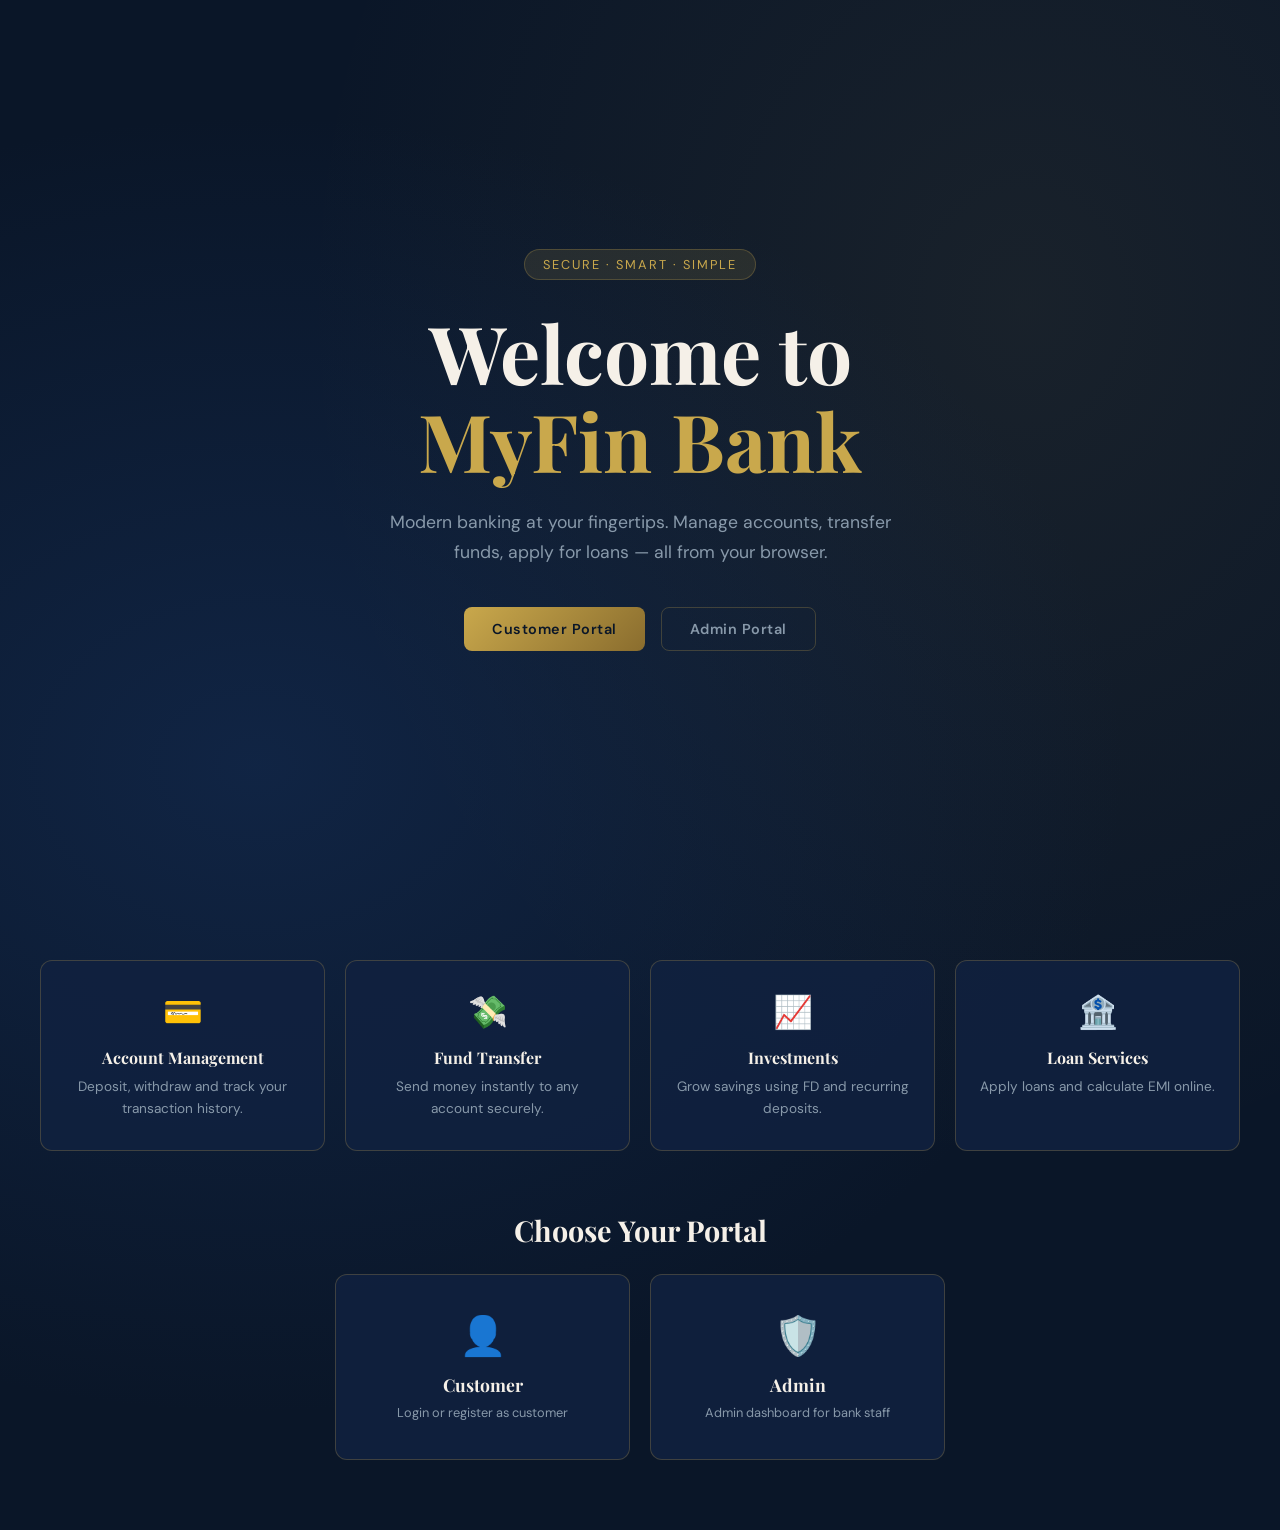
<file: Wipro_Capston_Myfin Bank/myfinbank-Frontendd/myfinbank-frontend/index.html>
<!DOCTYPE html>
<html lang="en">

<head>

<meta charset="UTF-8"/>

<meta name="viewport"
content="width=device-width, initial-scale=1.0"/>

<title>
MyFinBank — Smart Banking
</title>

<link rel="stylesheet"
href="css/style.css"/>

<style>

/* HERO */

.hero{

min-height:100vh;

display:flex;

flex-direction:column;

align-items:center;

justify-content:center;

text-align:center;

padding:40px 20px;

position:relative;

}

.hero-badge{

display:inline-block;

background:rgba(201,168,76,.12);

border:1px solid var(--border);

border-radius:20px;

padding:6px 18px;

font-size:.8rem;

color:var(--gold);

letter-spacing:2px;

text-transform:uppercase;

margin-bottom:28px;

}

.hero h1{

font-size:clamp(2.8rem,8vw,5rem);

line-height:1.1;

margin-bottom:24px;

}

.hero h1 span{

color:var(--gold);

}

.hero p{

font-size:1.1rem;

max-width:520px;

margin:0 auto 40px;

}

.hero-btns{

display:flex;

gap:16px;

flex-wrap:wrap;

justify-content:center;

}


/* FEATURES */

.features{

display:grid;

grid-template-columns:repeat(4,1fr);

gap:20px;

max-width:1300px;

margin:60px auto;

padding:0 40px;

}

.feat-card{

background:var(--card-bg);

border:1px solid var(--border);

border-radius:var(--radius);

padding:30px 24px;

text-align:center;

transition:.3s;

}

.feat-card:hover{

transform:translateY(-5px);

box-shadow:var(--shadow);

}

.feat-icon{

font-size:2rem;

margin-bottom:14px;

}

.feat-card h3{

font-size:1rem;

color:var(--white);

margin-bottom:8px;

}

.feat-card p{

font-size:.85rem;

line-height:1.6;

}

/* PORTAL */

.portal-selector{

display:grid;

grid-template-columns:1fr 1fr;

gap:20px;

max-width:650px;

margin:0 auto 70px;

padding:0 20px;

}

.portal-card{

background:var(--card-bg);

border:1px solid var(--border);

border-radius:var(--radius);

padding:36px 24px;

text-align:center;

cursor:pointer;

transition:.3s;

}

.portal-card:hover{

border-color:var(--gold);

transform:translateY(-5px);

box-shadow:var(--shadow);

}

.portal-icon{

font-size:2.4rem;

margin-bottom:12px;

}

.portal-card h3{

font-size:1.1rem;

color:var(--white);

margin-bottom:6px;

}

.portal-card p{

font-size:.8rem;

}


/* RESPONSIVE */

@media(max-width:1000px){

.features{

grid-template-columns:repeat(2,1fr);

}

}

@media(max-width:650px){

.features{

grid-template-columns:1fr;

}

.portal-selector{

grid-template-columns:1fr;

}

}

</style>

</head>

<body>


<!-- HERO -->

<section class="hero">

<div class="hero-badge">

Secure · Smart · Simple

</div>

<h1>

Welcome to <br>

<span>MyFin Bank</span>

</h1>

<p>

Modern banking at your fingertips.

Manage accounts, transfer funds,

apply for loans — all from your browser.

</p>

<div class="hero-btns">

<a href="pages/login.html"

class="btn btn-primary">

Customer Portal

</a>

<a href="pages/admin-login.html"

class="btn btn-outline">

Admin Portal

</a>

</div>

</section>


<!-- FEATURES -->

<div class="features">

<div class="feat-card">

<div class="feat-icon">

💳

</div>

<h3>

Account Management

</h3>

<p>

Deposit, withdraw and track
your transaction history.

</p>

</div>



<div class="feat-card">

<div class="feat-icon">

💸

</div>

<h3>

Fund Transfer

</h3>

<p>

Send money instantly to
any account securely.

</p>

</div>



<div class="feat-card">

<div class="feat-icon">

📈

</div>

<h3>

Investments

</h3>

<p>

Grow savings using FD
and recurring deposits.

</p>

</div>



<div class="feat-card">

<div class="feat-icon">

🏦

</div>

<h3>

Loan Services

</h3>

<p>

Apply loans and calculate
EMI online.

</p>

</div>

</div>



<h2 style="text-align:center;margin-bottom:25px;">

Choose Your Portal

</h2>


<div class="portal-selector">


<div class="portal-card"

onclick="window.location.href='pages/login.html'">

<div class="portal-icon">

👤

</div>

<h3>

Customer

</h3>

<p>

Login or register as customer

</p>

</div>



<div class="portal-card"

onclick="window.location.href='pages/admin-login.html'">

<div class="portal-icon">

🛡️

</div>

<h3>

Admin

</h3>

<p>

Admin dashboard for bank staff

</p>

</div>

</div>


</body>

</html>
</file>
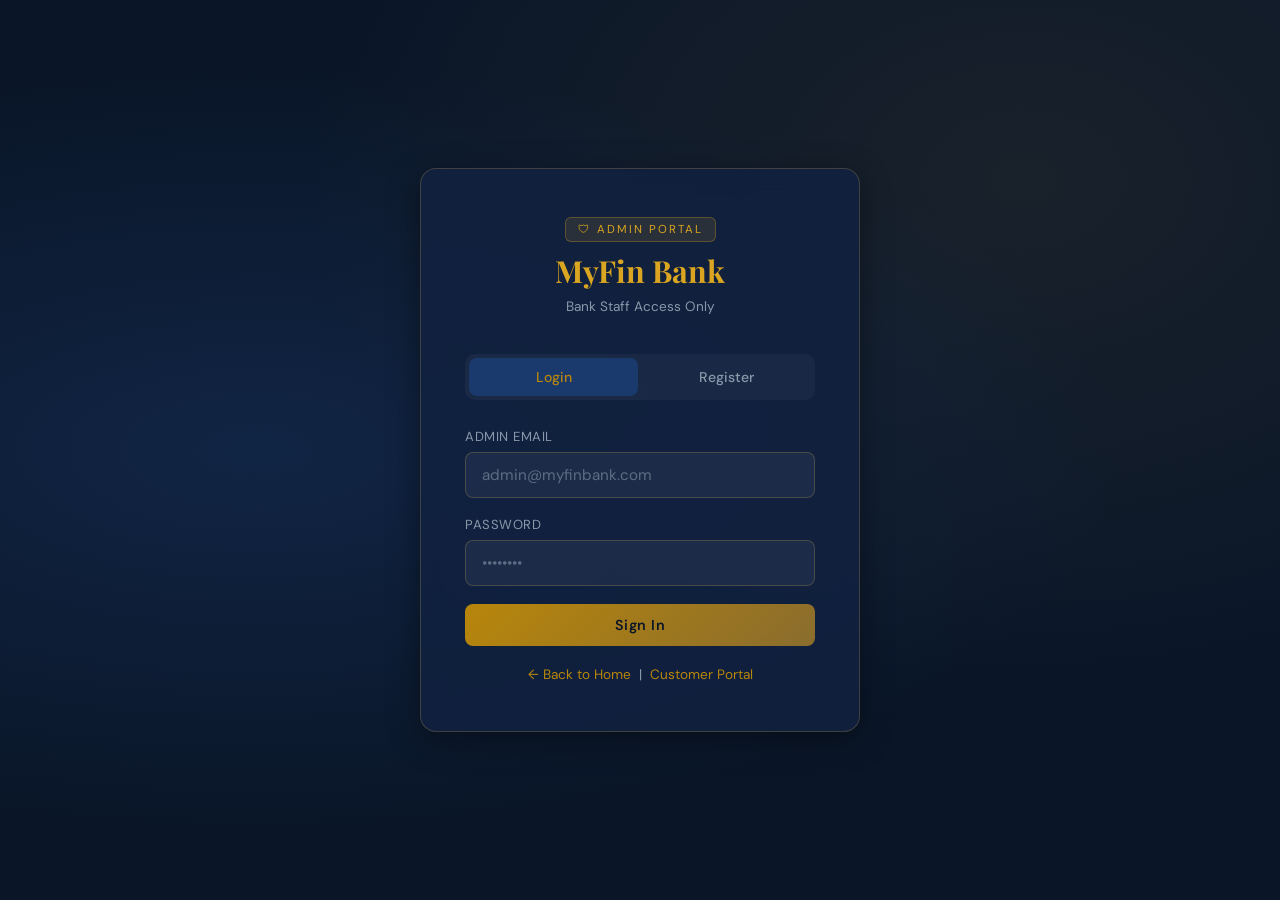
<file: Wipro_Capston_Myfin Bank/myfinbank-Frontendd/myfinbank-frontend/pages/admin-customers.html>
<!DOCTYPE html>
<html lang="en">
<head>
  <meta charset="UTF-8"/>

  <meta name="viewport" content="width=device-width, initial-scale=1.0"/>

  <title>MyFinBank — Customer Management</title>

  <link rel="stylesheet" href="../css/style.css"/>

  <style>
    :root {
      --gold: #b8860b;
      --gold-light: #daa520;
      --border: rgba(184,134,11,0.25);
    }

    /* Search section design */
    .search-box {
      display: flex;
      gap: 10px;
      flex-wrap: wrap;
      margin-bottom: 18px;
    }

    .search-box input {
      flex: 1;
      min-width: 220px;
    }
  </style>
</head>

<body>

<nav class="navbar">
  <div class="navbar-brand">
    ⬡ <span>MyFin</span>Bank
    <small style="font-size:0.65rem; color:var(--grey); margin-left:8px;">
      ADMIN
    </small>
  </div>

  <div class="navbar-links">
    <a href="admin-dashboard.html">Dashboard</a>
    <a href="admin-customers.html" class="active">Customers</a>
    <a href="admin-loans.html">Loan Approvals</a>
    <a href="admin-support.html">Customer Queries</a>
  </div>

  <div class="navbar-user">
    <button class="btn btn-outline btn-sm" onclick="logout()">
      Logout
    </button>
  </div>
</nav>

<div class="dashboard-layout">

  <aside class="sidebar">

    <div class="sidebar-item" onclick="location.href='admin-dashboard.html'">
      <span class="icon">🏠</span> Dashboard
    </div>

    <div class="sidebar-item active" onclick="location.href='admin-customers.html'">
      <span class="icon">👥</span> Customers
    </div>

    <div class="sidebar-item" onclick="location.href='admin-loans.html'">
      <span class="icon">📋</span> Loan Approvals
    </div>

    <div class="sidebar-item" onclick="location.href='admin-support.html'">
      <span class="icon">💬</span> Customer Queries
    </div>

    <div class="divider"></div>

    <div class="sidebar-item" onclick="logout()">
      <span class="icon">🚪</span> Logout
    </div>

  </aside>

  <main class="main-content">

    <div class="page-header">
      <h2>Customer Management</h2>
      <p>View, search, activate, or deactivate customer accounts</p>
    </div>

    <!-- CUSTOMER SEARCH CARD -->
    <div class="card">

      <div class="card-title">🔍 Search Customer</div>

      <p style="font-size:0.88rem; margin-bottom:14px;">
        Search customer by ID, full name or email.
      </p>

      <div class="search-box">

        <input
          type="text"
          id="customerSearchInput"
          placeholder="Enter customer ID, name or email"
        />

        <!-- Calls handleCustomerSearch() from admin.js -->
        <button class="btn btn-primary" onclick="handleCustomerSearch()">
          Search
        </button>

        <!-- Calls clearCustomerSearch() from admin.js -->
        <button class="btn btn-outline" onclick="clearCustomerSearch()">
          Reset
        </button>

      </div>

    </div>

    <!-- CUSTOMER TABLE CARD -->
    <div class="card">

      <div class="table-wrap">

        <table>
          <thead>
            <tr>
              <th>ID</th>
              <th>Name</th>
              <th>Email</th>
              <th>Status</th>
              <th>Actions</th>
            </tr>
          </thead>

          <tbody id="customer-table-body">
            <!-- Customer rows are populated by admin.js -->
          </tbody>
        </table>

      </div>

      <div id="cust-empty" class="empty-state" style="display:none;">
        <div class="icon">👥</div>
        <p>No customers found.</p>
      </div>

    </div>

  </main>

</div>

<script src="../js/api.js"></script>
<script src="../js/ui.js"></script>
<script src="../js/admin.js"></script>

</body>
</html>
</file>
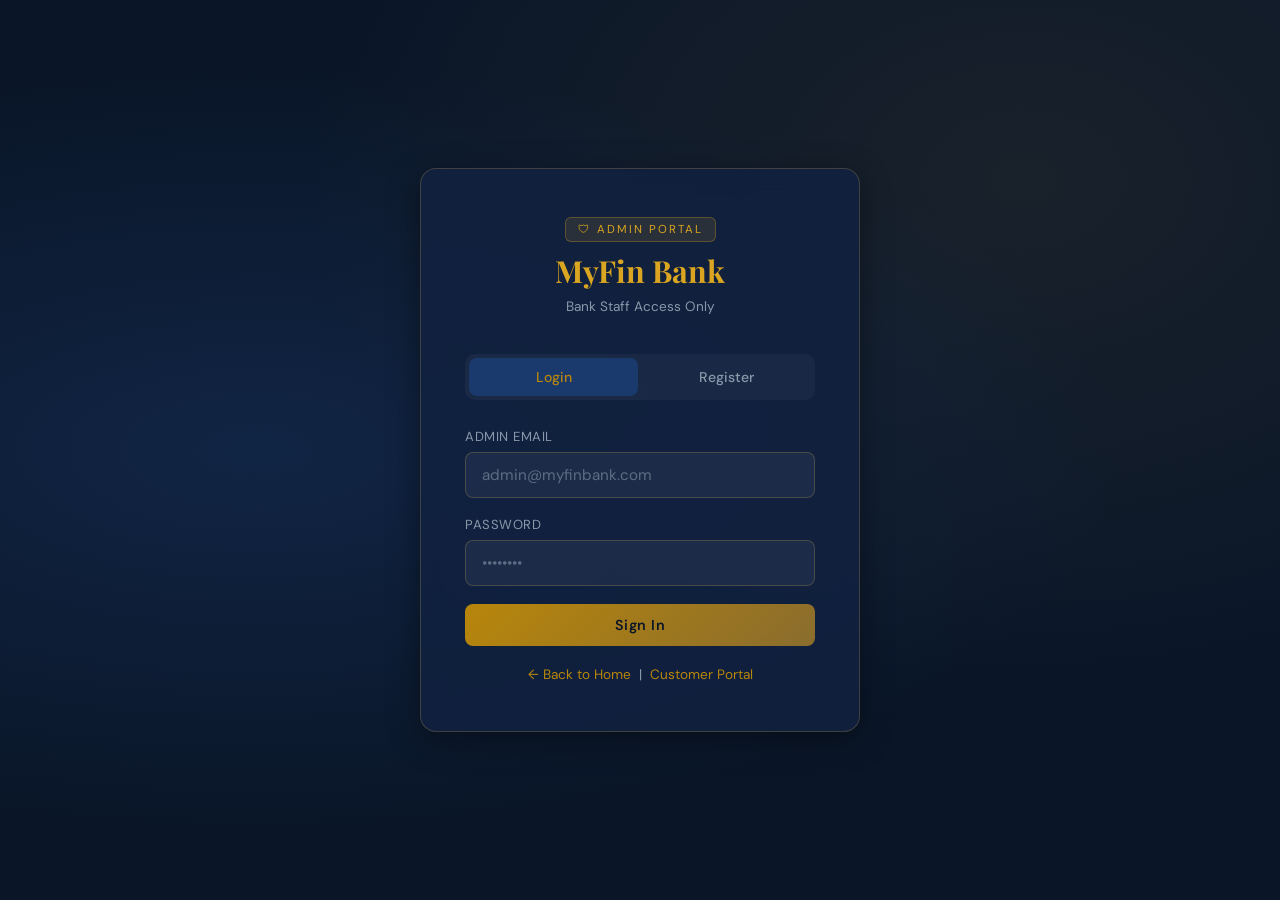
<file: Wipro_Capston_Myfin Bank/myfinbank-Frontendd/myfinbank-frontend/pages/admin-dashboard.html>
<!DOCTYPE html>
<html lang="en">
<head>
  <meta charset="UTF-8"/>

  <meta name="viewport" content="width=device-width, initial-scale=1.0"/>

  <title>MyFinBank — Admin Dashboard</title>

  <link rel="stylesheet" href="../css/style.css"/>

  <style>
    :root {
      --gold: #b8860b;
      --gold-light: #daa520;
      --border: rgba(184,134,11,0.25);
    }

    .search-box {
      display: flex;
      gap: 10px;
      margin-top: 14px;
      flex-wrap: wrap;
    }

    .search-box input {
      flex: 1;
      min-width: 220px;
    }

    .customer-result {
      margin-top: 18px;
      overflow-x: auto;
    }
  </style>
</head>

<body>

<nav class="navbar">
  <div class="navbar-brand">
    ⬡ <span>MyFin</span>Bank
    <small style="font-size:0.65rem; color:var(--grey); margin-left:8px;">
      ADMIN
    </small>
  </div>

  <div class="navbar-links">
    <a href="admin-dashboard.html" class="active">Dashboard</a>
    <a href="admin-customers.html">Customers</a>
    <a href="admin-loans.html">Loan Approvals</a>
    <a href="admin-support.html">Customer Queries</a>
  </div>

  <div class="navbar-user">
    Admin Panel &nbsp;
    <button class="btn btn-outline btn-sm" onclick="logout()">Logout</button>
  </div>
</nav>

<div class="dashboard-layout">

  <aside class="sidebar">
    <div class="sidebar-item active" onclick="location.href='admin-dashboard.html'">
      <span class="icon">🏠</span> Dashboard
    </div>

    <div class="sidebar-item" onclick="location.href='admin-customers.html'">
      <span class="icon">👥</span> Customers
    </div>

    <div class="sidebar-item" onclick="location.href='admin-loans.html'">
      <span class="icon">📋</span> Loan Approvals
    </div>

    <div class="sidebar-item" onclick="location.href='admin-support.html'">
      <span class="icon">💬</span> Customer Queries
    </div>

    <div class="divider"></div>

    <div class="sidebar-item" onclick="logout()">
      <span class="icon">🚪</span> Logout
    </div>
  </aside>

  <main class="main-content">

    <div class="page-header">
      <h2>Admin Dashboard</h2>
      <p>Manage customers, loan applications and customer queries</p>
    </div>

    <!-- SUMMARY STATS -->
    <div class="grid-3" style="margin-bottom:28px;">

      <div class="stat-chip">
        <span class="label">Total Customers</span>
        <span class="value" id="stat-customers">—</span>
      </div>

      <div class="stat-chip">
        <span class="label">Pending Loans</span>
        <span class="value" id="stat-loans">—</span>
      </div>

      <div class="stat-chip">
        <span class="label">Active Accounts</span>
        <span class="value" id="stat-active">—</span>
      </div>

    </div>

    <!-- CUSTOMER SEARCH -->
    <div class="card" style="margin-bottom:28px;">

      <div class="card-title">🔍 Search Customer</div>

      <p style="font-size:0.88rem; margin-bottom:10px;">
        Search customer by ID, name or email.
      </p>

      <div class="search-box">
        <input
          type="text"
          id="customerSearchInput"
          placeholder="Enter customer ID, name or email"
        />

        <button class="btn btn-primary" onclick="handleCustomerSearch()">
          Search
        </button>

        <button class="btn btn-outline" onclick="clearCustomerSearch()">
          Clear
        </button>
      </div>

      <div id="customerSearchResult" class="customer-result"></div>

    </div>

    <!-- QUICK ACTION CARDS -->
    <div class="grid-2">

      <div class="card" style="cursor:pointer;" onclick="location.href='admin-customers.html'">
        <div class="card-title">👥 Customer Management</div>

        <p style="font-size:0.88rem; margin-bottom:16px;">
          View all registered customers. Activate or deactivate accounts.
        </p>

        <button class="btn btn-outline">Go to Customers →</button>
      </div>

      <div class="card" style="cursor:pointer;" onclick="location.href='admin-loans.html'">
        <div class="card-title">📋 Loan Approvals</div>

        <p style="font-size:0.88rem; margin-bottom:16px;">
          Review pending loan applications and approve or deny them.
        </p>

        <button class="btn btn-outline">Go to Loans →</button>
      </div>

      <div class="card" style="cursor:pointer;" onclick="location.href='admin-support.html'">
        <div class="card-title">💬 Customer Queries</div>

        <p style="font-size:0.88rem; margin-bottom:16px;">
          View customer issues and send replies.
        </p>

        <button class="btn btn-outline">Go to Queries →</button>
      </div>

    </div>

  </main>
</div>

<script src="../js/api.js"></script>
<script src="../js/ui.js"></script>

<script>
/**
 * admin-dashboard inline script
 * --------------------------------
 * This file does 2 things:
 *
 * 1. Loads dashboard summary:
 *    - total customers
 *    - active customers
 *    - pending loans
 *
 * 2. Allows admin to search customer:
 *    - by ID
 *    - by name
 *    - by email
 */

guardRoute("admin");

/**
 * Page load function
 * Runs automatically when admin dashboard opens.
 */
document.addEventListener("DOMContentLoaded", async () => {

  try {
    /*
     * getAllCustomers() comes from api.js
     * It calls backend:
     * GET /api/admin/customers
     */
    const customers = await getAllCustomers();

    document.getElementById("stat-customers").textContent = customers.length;

    /*
     * Count active customers only.
     */
    const active =
      customers.filter(c => c.active !== false).length;

    document.getElementById("stat-active").textContent = active;

  } catch (e) {
    /*
     * If customers API fails, dashboard still opens.
     */
  }

  try {
    /*
     * getPendingLoans() comes from api.js
     * It calls backend:
     * GET /api/admin/loans/pending
     */
    const loans = await getPendingLoans();

    document.getElementById("stat-loans").textContent = loans.length;

  } catch (e) {
    /*
     * If loans API fails, dashboard still opens.
     */
  }

});


/**
 * Search customer function
 * ------------------------
 * This runs when admin clicks Search button.
 *
 * Frontend:
 * Admin enters keyword
 *
 * JavaScript:
 * Calls searchCustomers(keyword)
 *
 * Backend:
 * GET /api/admin/customers/search?keyword=value
 */
async function handleCustomerSearch() {

  const keyword =
    document
      .getElementById("customerSearchInput")
      .value
      .trim();

  if (!keyword) {
    showToast("Please enter customer ID, name or email", "error");
    return;
  }

  const resultBox =
    document.getElementById("customerSearchResult");

  resultBox.innerHTML = "<p>Searching...</p>";

  try {

    /*
     * searchCustomers() is added in api.js
     */
    const customers =
      await searchCustomers(keyword);

    if (!customers || customers.length === 0) {
      resultBox.innerHTML =
        "<p>No customer found.</p>";
      return;
    }

    /*
     * Show search result in table format.
     */
    resultBox.innerHTML = `
      <table class="data-table">
        <thead>
          <tr>
            <th>ID</th>
            <th>Customer Name</th>
            <th>Email</th>
            <th>Status</th>
          </tr>
        </thead>

        <tbody>
          ${
            customers.map(c => `
              <tr>
                <td>#${c.id}</td>
                <td>${c.fullName || c.username || "—"}</td>
                <td>${c.email || "—"}</td>
                <td>
                  <span class="badge ${c.active ? 'badge-success' : 'badge-danger'}">
                    ${c.active ? "Active" : "Inactive"}
                  </span>
                </td>
              </tr>
            `).join("")
          }
        </tbody>
      </table>
    `;

  } catch (error) {

    resultBox.innerHTML =
      `<p style="color:red;">${error.message || "Search failed"}</p>`;

  }
}


/**
 * Clear search result
 */
function clearCustomerSearch() {
  document.getElementById("customerSearchInput").value = "";
  document.getElementById("customerSearchResult").innerHTML = "";
}

</script>

</body>
</html>
</file>
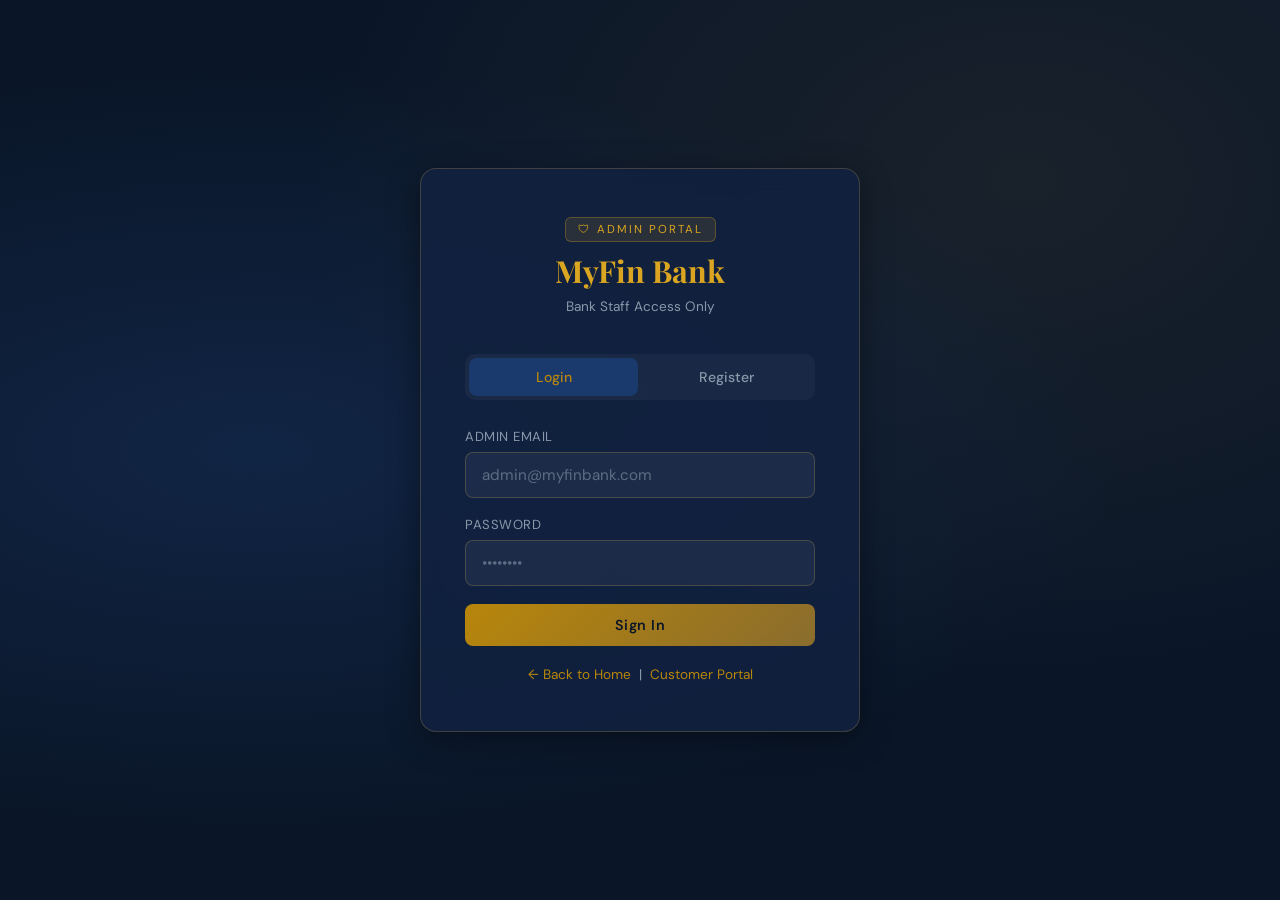
<file: Wipro_Capston_Myfin Bank/myfinbank-Frontendd/myfinbank-frontend/pages/admin-loans.html>
<!DOCTYPE html>
<html lang="en">
<head>
  <meta charset="UTF-8"/>
  <meta name="viewport" content="width=device-width, initial-scale=1.0"/>
  <title>MyFinBank — Loan Approvals</title>
  <link rel="stylesheet" href="../css/style.css"/>
  <style>
    :root { --gold: #b8860b; --gold-light: #daa520; --border: rgba(184,134,11,0.25); }
  </style>
</head>
<body>

<nav class="navbar">
  <div class="navbar-brand">⬡ <span>MyFin</span>Bank <small style="font-size:0.65rem; color:var(--grey); margin-left:8px;">ADMIN</small></div>
  <div class="navbar-links">
    <a href="admin-dashboard.html">Dashboard</a>
    <a href="admin-customers.html">Customers</a>
    <a href="admin-loans.html" class="active">Loan Approvals</a>
  </div>
  <div class="navbar-user">
    <button class="btn btn-outline btn-sm" onclick="logout()">Logout</button>
  </div>
</nav>

<div class="dashboard-layout">
  <aside class="sidebar">
    <div class="sidebar-item" onclick="location.href='admin-dashboard.html'"><span class="icon">🏠</span> Dashboard</div>
    <div class="sidebar-item" onclick="location.href='admin-customers.html'"><span class="icon">👥</span> Customers</div>
    <div class="sidebar-item active" onclick="location.href='admin-loans.html'"><span class="icon">📋</span> Loan Approvals</div>
    <div class="divider"></div>
    <div class="sidebar-item" onclick="logout()"><span class="icon">🚪</span> Logout</div>
  </aside>

  <main class="main-content">
    <div class="page-header">
      <h2>Pending Loan Applications</h2>
      <p>Approve or deny loan requests based on customer balance</p>
    </div>

    <div class="card">
      <div class="table-wrap">
        <table>
          <thead>
            <tr>
              <th>Loan ID</th>
              <th>Customer</th>
              <th>Amount</th>
              <th>Purpose</th>
              <th>Applied On</th>
              <th>Actions</th>
            </tr>
          </thead>
          <tbody id="loan-table-body">
            <!-- Populated by admin.js -->
          </tbody>
        </table>
      </div>
      <div id="loans-empty" class="empty-state" style="display:none;">
        <div class="icon">✅</div>
        <p>No pending loan applications.</p>
      </div>
    </div>
  </main>
</div>

<script src="../js/api.js"></script>
<script src="../js/ui.js"></script>
<script src="../js/admin.js"></script>
</body>
</html>
</file>
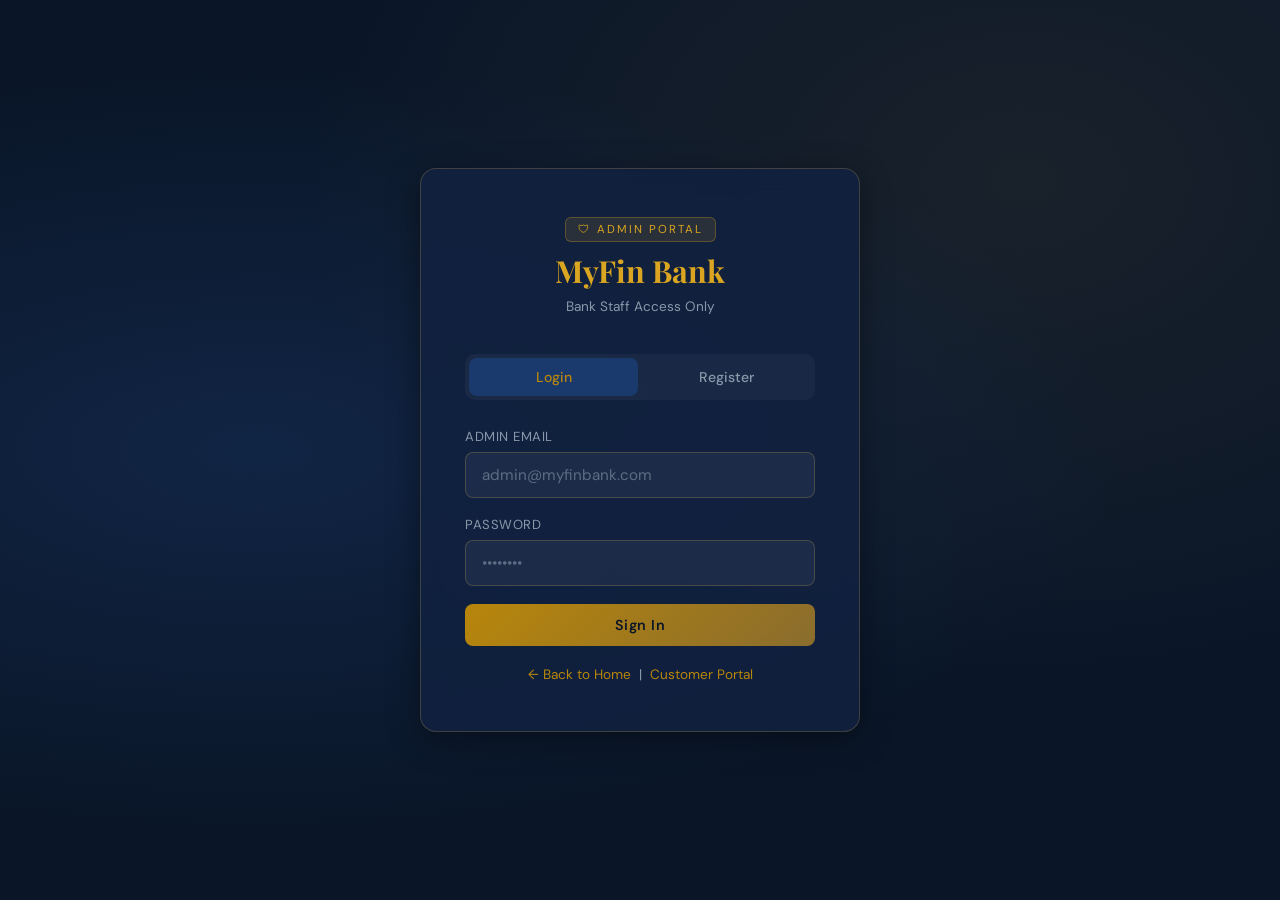
<file: Wipro_Capston_Myfin Bank/myfinbank-Frontendd/myfinbank-frontend/pages/admin-login.html>
<!DOCTYPE html>
<html lang="en">
<head>
  <meta charset="UTF-8"/>
  <meta name="viewport" content="width=device-width, initial-scale=1.0"/>
  <title>MyFinBank — Admin Login</title>
  <link rel="stylesheet" href="../css/style.css"/>
  <style>
    /* Admin variant: slightly different accent to distinguish from customer portal */
    :root { --gold: #b8860b; --gold-light: #daa520; }
    .auth-logo h1 { color: #daa520; }
    .admin-badge {
      display: inline-block;
      background: rgba(218,165,32,0.12);
      border: 1px solid rgba(218,165,32,0.3);
      border-radius: 6px;
      padding: 4px 12px;
      font-size: 0.72rem;
      color: #daa520;
      letter-spacing: 2px;
      text-transform: uppercase;
      margin-bottom: 8px;
    }
  </style>
</head>
<body>

<div class="auth-page">
  <div class="auth-box">
    <div class="auth-logo">
      <div class="admin-badge">🛡 Admin Portal</div>
      <h1>MyFin Bank</h1>
      <p>Bank Staff Access Only</p>
    </div>

    <div class="tabs">
      <button class="tab-btn active" onclick="switchTab('login')">Login</button>
      <button class="tab-btn"        onclick="switchTab('register')">Register</button>
    </div>

    <!-- LOGIN -->
    <div id="tab-login" class="tab-content active">
      <div class="form-group">
        <label>Admin Email</label>
        <input type="email" id="login-email" placeholder="admin@myfinbank.com"/>
      </div>
      <div class="form-group">
        <label>Password</label>
        <input type="password" id="login-password" placeholder="••••••••"/>
      </div>
      <button class="btn btn-primary btn-full" onclick="handleAdminLogin()">Sign In</button>
    </div>

    <!-- REGISTER -->
    <div id="tab-register" class="tab-content">
      <div class="form-group">
        <label>Full Name</label>
        <input type="text" id="reg-name" placeholder="Admin Name"/>
      </div>
      <div class="form-group">
        <label>Email</label>
        <input type="email" id="reg-email" placeholder="admin@myfinbank.com"/>
      </div>
      <div class="form-group">
        <label>Password</label>
        <input type="password" id="reg-password" placeholder="Min 6 characters"/>
      </div>
      <button class="btn btn-primary btn-full" onclick="handleAdminRegister()">Create Admin Account</button>
    </div>

    <div class="auth-footer">
      <a href="../index.html">← Back to Home</a>
      &nbsp;|&nbsp;
      <a href="login.html">Customer Portal</a>
    </div>
  </div>
</div>

<script src="../js/api.js"></script>
<script src="../js/ui.js"></script>
<script>
/**
 * admin-login page inline script
 * --------------------------------
 * Tab switcher + login + register for Admin.
 * Very similar to customer login but uses adminLogin/adminRegister API calls.
 */

function switchTab(tabName) {
  document.querySelectorAll(".tab-content").forEach(el => el.classList.remove("active"));
  document.querySelectorAll(".tab-btn").forEach(el => el.classList.remove("active"));
  document.getElementById(`tab-${tabName}`).classList.add("active");
  const btns = document.querySelectorAll(".tab-btn");
  if (tabName === "login")    btns[0].classList.add("active");
  if (tabName === "register") btns[1].classList.add("active");
}

async function handleAdminLogin() {
  const email    = document.getElementById("login-email").value.trim();
  const password = document.getElementById("login-password").value;

  if (!email || !password) { showToast("Please enter email and password.", "error"); return; }

  showLoader();
  try {
    // loginAdmin() → POST /api/admin/auth/login  (defined in api.js)
    const token = await loginAdmin(email, password);
    saveToken(token);
    saveRole("admin");
    showToast("Admin login successful!", "success");
    setTimeout(() => { window.location.href = "admin-dashboard.html"; }, 800);
  } catch (error) {
    showToast(error.message || "Admin login failed.", "error");
  } finally {
    hideLoader();
  }
}

async function handleAdminRegister() {
  const name     = document.getElementById("reg-name").value.trim();
  const email    = document.getElementById("reg-email").value.trim();
  const password = document.getElementById("reg-password").value;

  if (!name || !email || !password) { showToast("All fields are required.", "error"); return; }

  showLoader();
  try {
    // registerAdmin() → POST /api/admin/auth/register  (defined in api.js)
    const msg = await registerAdmin(name, email, password);
    showToast(msg || "Admin account created!", "success");
    setTimeout(() => switchTab("login"), 1200);
  } catch (error) {
    showToast(error.message || "Registration failed.", "error");
  } finally {
    hideLoader();
  }
}

document.addEventListener("keydown", (e) => {
  if (e.key !== "Enter") return;
  const tab = document.querySelector(".tab-content.active").id;
  if (tab === "tab-login")    handleAdminLogin();
  if (tab === "tab-register") handleAdminRegister();
});
</script>
</body>
</html>
</file>
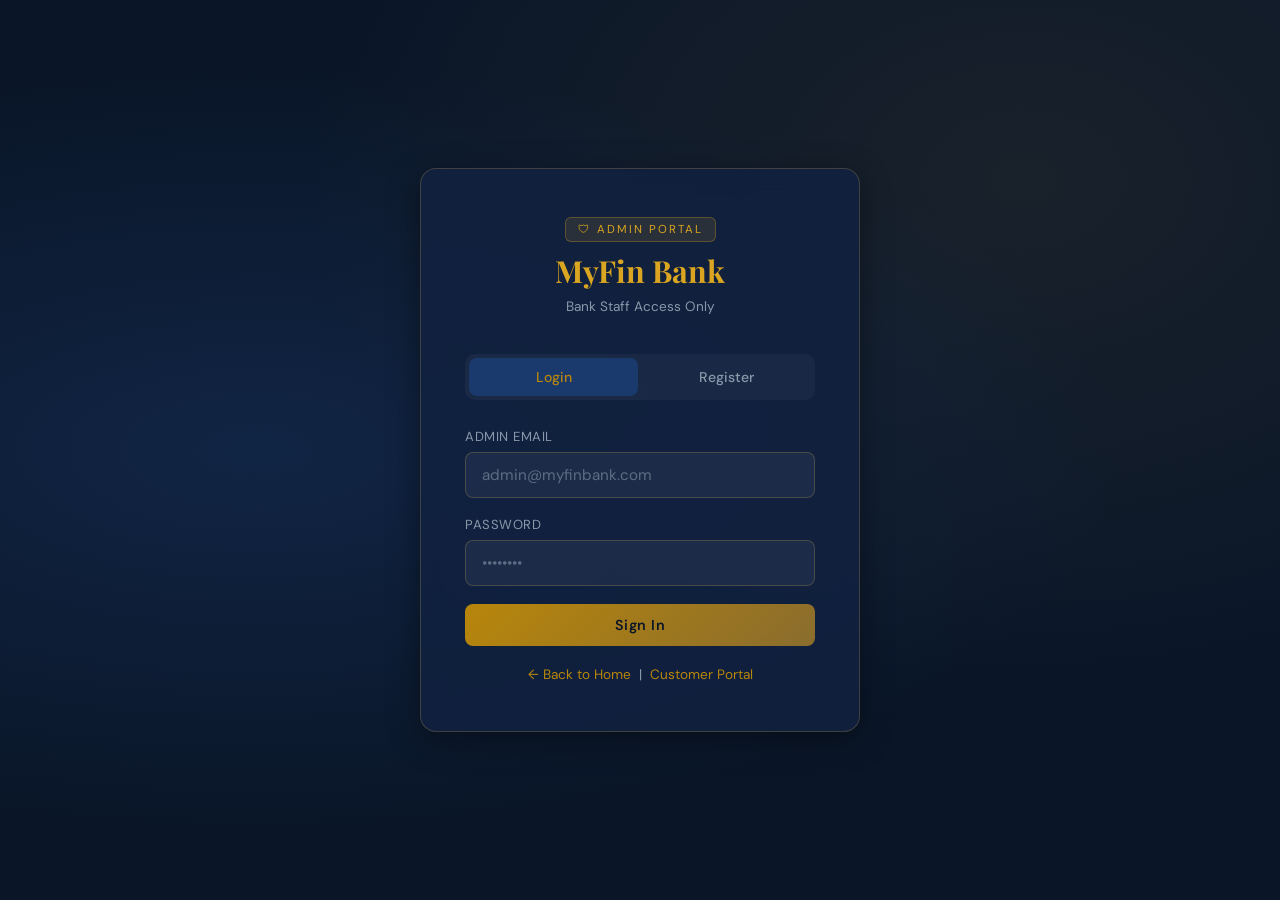
<file: Wipro_Capston_Myfin Bank/myfinbank-Frontendd/myfinbank-frontend/pages/admin-support.html>
<!DOCTYPE html>
<html lang="en">
<head>
  <meta charset="UTF-8"/>
  <meta name="viewport" content="width=device-width, initial-scale=1.0"/>
  <title>MyFinBank — Customer Queries</title>
  <link rel="stylesheet" href="../css/style.css"/>
  <style>
    :root { --gold: #b8860b; --gold-light: #daa520; --border: rgba(184,134,11,0.25); }
  </style>
</head>
<body>

<nav class="navbar">
  <div class="navbar-brand">⬡ <span>MyFin</span>Bank <small style="font-size:0.65rem; color:var(--grey); margin-left:8px;">ADMIN</small></div>
  <div class="navbar-links">
    <a href="admin-dashboard.html">Dashboard</a>
    <a href="admin-customers.html">Customers</a>
    <a href="admin-loans.html">Loan Approvals</a>
    <a href="admin-support.html" class="active">Customer Queries</a>
  </div>
  <div class="navbar-user">
    Admin Panel &nbsp;
    <button class="btn btn-outline btn-sm" onclick="logout()">Logout</button>
  </div>
</nav>

<div class="dashboard-layout">
  <aside class="sidebar">
    <div class="sidebar-item" onclick="location.href='admin-dashboard.html'"><span class="icon">🏠</span> Dashboard</div>
    <div class="sidebar-item" onclick="location.href='admin-customers.html'"><span class="icon">👥</span> Customers</div>
    <div class="sidebar-item" onclick="location.href='admin-loans.html'"><span class="icon">📋</span> Loan Approvals</div>
    <div class="sidebar-item active" onclick="location.href='admin-support.html'"><span class="icon">💬</span> Customer Queries</div>
    <div class="divider"></div>
    <div class="sidebar-item" onclick="logout()"><span class="icon">🚪</span> Logout</div>
  </aside>

  <main class="main-content">
    <div class="page-header">
      <h2>Customer Support Queries</h2>
      <p>Read customer issues and send replies.</p>
    </div>

    <div class="card">
      <div class="card-title">💬 All Customer Queries</div>
      <div id="admin-support-ticket-list">Loading...</div>
    </div>
  </main>
</div>

<script src="../js/api.js"></script>
<script src="../js/ui.js"></script>
<script src="../js/admin-support.js"></script>

</body>
</html>
</file>
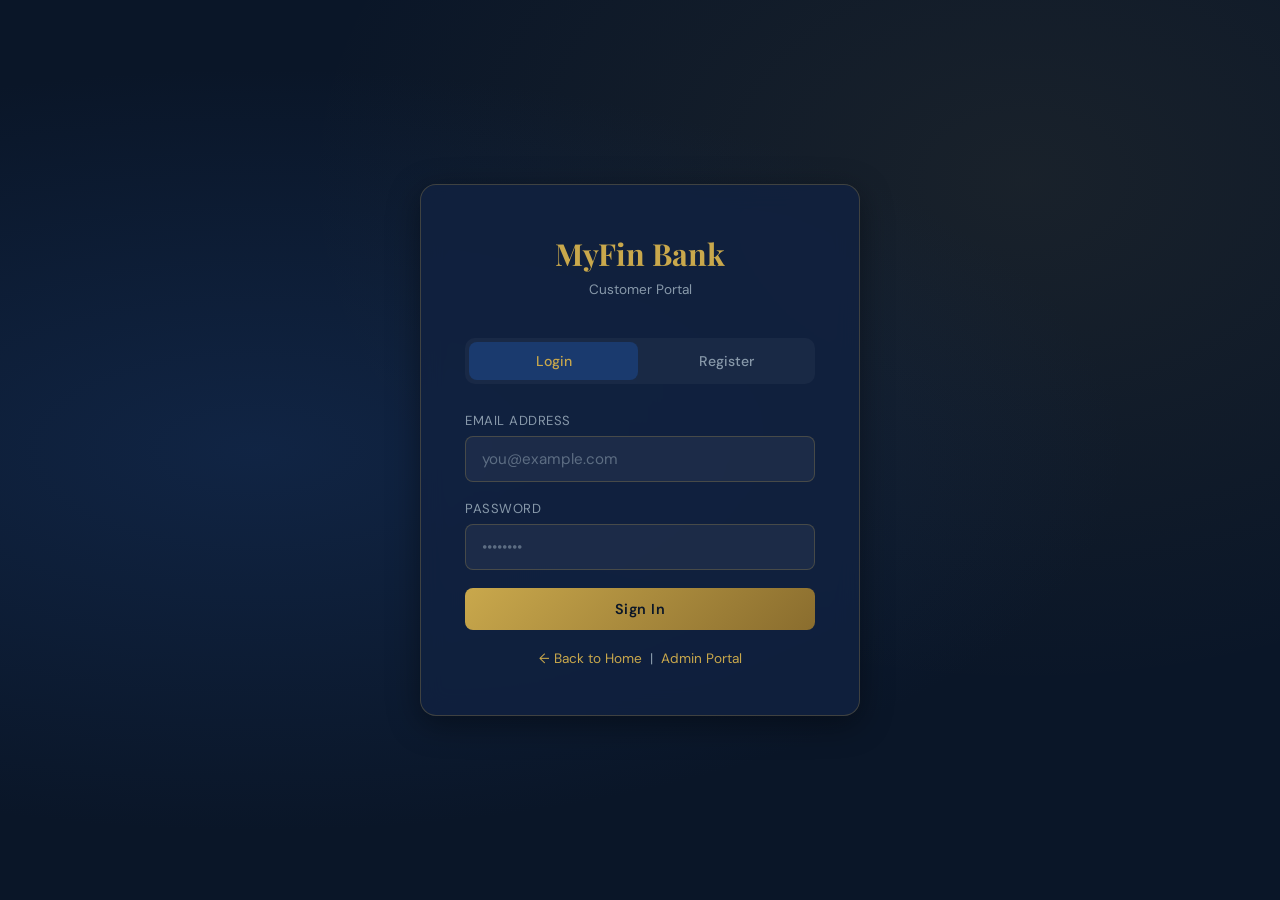
<file: Wipro_Capston_Myfin Bank/myfinbank-Frontendd/myfinbank-frontend/pages/dashboard.html>
<!DOCTYPE html>
<html lang="en">
<head>
  <meta charset="UTF-8"/>
  <meta name="viewport" content="width=device-width, initial-scale=1.0"/>
  <title>MyFinBank — Dashboard</title>
  <link rel="stylesheet" href="../css/style.css"/>
</head>
<body>

<!-- ── NAVBAR ── -->
<nav class="navbar">
  <div class="navbar-brand">⬡ <span>MyFin</span>Bank</div>
  <div class="navbar-links">
    <a href="dashboard.html" class="active">Dashboard</a>
    <a href="transactions.html">Transactions</a>
    <a href="loans.html">Loans</a>
    <a href="investments.html">Invest</a>
    <a href="emi.html">EMI Calc</a>
    <a href="support.html">Support</a>
  </div>
  <div class="navbar-user">
    Hello, <strong id="nav-username">—</strong>
    &nbsp;
    <button class="btn btn-outline btn-sm" onclick="logout()">Logout</button>
  </div>
</nav>

<!-- ── MAIN LAYOUT ── -->
<div class="dashboard-layout">

  <!-- SIDEBAR -->
  <aside class="sidebar">
    <div class="sidebar-item active" onclick="location.href='dashboard.html'">
      <span class="icon">🏠</span> Dashboard
    </div>
    <div class="sidebar-item" onclick="location.href='transactions.html'">
      <span class="icon">📋</span> Transactions
    </div>
    <div class="sidebar-item" onclick="location.href='loans.html'">
      <span class="icon">🏦</span> Loans
    </div>
    <div class="sidebar-item" onclick="location.href='investments.html'">
      <span class="icon">📈</span> Investments
    </div>
    <div class="sidebar-item" onclick="location.href='emi.html'">
      <span class="icon">🧮</span> EMI Calculator
    </div>
    <div class="sidebar-item" onclick="location.href='support.html'">
      <span class="icon">💬</span> Support
    </div>
    <div class="divider"></div>
    <div class="sidebar-item" onclick="logout()">
      <span class="icon">🚪</span> Logout
    </div>
  </aside>

  <!-- MAIN CONTENT -->
  <main class="main-content">

    <div class="page-header">
      <h2>Account Overview</h2>
      <p>Your banking summary at a glance</p>
    </div>

    <!-- BALANCE CARD (populated by JS) -->
    <div class="balance-card" style="margin-bottom:28px;">
      <div class="balance-label">Current Balance</div>
      <div class="balance-amount" id="balance-amount">Loading...</div>
      <div class="balance-account" id="balance-account">Account No: —</div>
    </div>

    <!-- STAT CHIPS ROW -->
    <div class="grid-3" style="margin-bottom:28px;">
      <div class="stat-chip">
        <span class="label">Account Number</span>
        <span class="value" id="stat-accno">—</span>
      </div>
      <div class="stat-chip">
        <span class="label">Account Type</span>
        <span class="value" id="stat-type">—</span>
      </div>
      <div class="stat-chip">
        <span class="label">Status</span>
        <span class="value" id="stat-status">—</span>
      </div>
    </div>

    <!-- ACTION CARDS GRID -->
    <div class="grid-2">

      <!-- DEPOSIT -->
      <div class="card">
        <div class="card-title">💰 Deposit Money</div>
        <div class="form-group">
          <label>Amount (₹)</label>
          <input type="number" id="deposit-amount" placeholder="Enter amount" min="1"/>
        </div>
        <button class="btn btn-primary btn-full" onclick="handleDeposit()">Deposit</button>
      </div>

      <!-- WITHDRAW -->
      <div class="card">
        <div class="card-title">💸 Withdraw Money</div>
        <div class="form-group">
          <label>Amount (₹)</label>
          <input type="number" id="withdraw-amount" placeholder="Enter amount" min="1"/>
        </div>
        <button class="btn btn-outline btn-full" onclick="handleWithdraw()">Withdraw</button>
      </div>

      <!-- FUND TRANSFER -->
      <div class="card">
        <div class="card-title">🔁 Fund Transfer</div>
        <div class="form-group">
          <label>Recipient Account Number</label>
          <input type="text" id="transfer-to" placeholder="e.g. ACC-00123"/>
        </div>
        <div class="form-group">
          <label>Amount (₹)</label>
          <input type="number" id="transfer-amount" placeholder="Enter amount" min="1"/>
        </div>
        <button class="btn btn-primary btn-full" onclick="handleTransfer()">Transfer</button>
      </div>

      <!-- QUICK LINKS -->
      <div class="card">
        <div class="card-title">⚡ Quick Actions</div>
        <div style="display:flex; flex-direction:column; gap:10px;">
          <button class="btn btn-outline btn-full" onclick="location.href='transactions.html'">View Transactions</button>
          <button class="btn btn-outline btn-full" onclick="location.href='loans.html'">Apply for Loan</button>
          <button class="btn btn-outline btn-full" onclick="location.href='investments.html'">Start RD / FD</button>
          <button class="btn btn-outline btn-full" onclick="location.href='emi.html'">EMI Calculator</button>
          <button class="btn btn-outline btn-full" onclick="location.href='support.html'">Support / Help</button>
        </div>
      </div>

    </div>
  </main>
</div>

<script src="../js/api.js"></script>
<script src="../js/ui.js"></script>
<script src="../js/dashboard.js"></script>

</body>
</html>
</file>
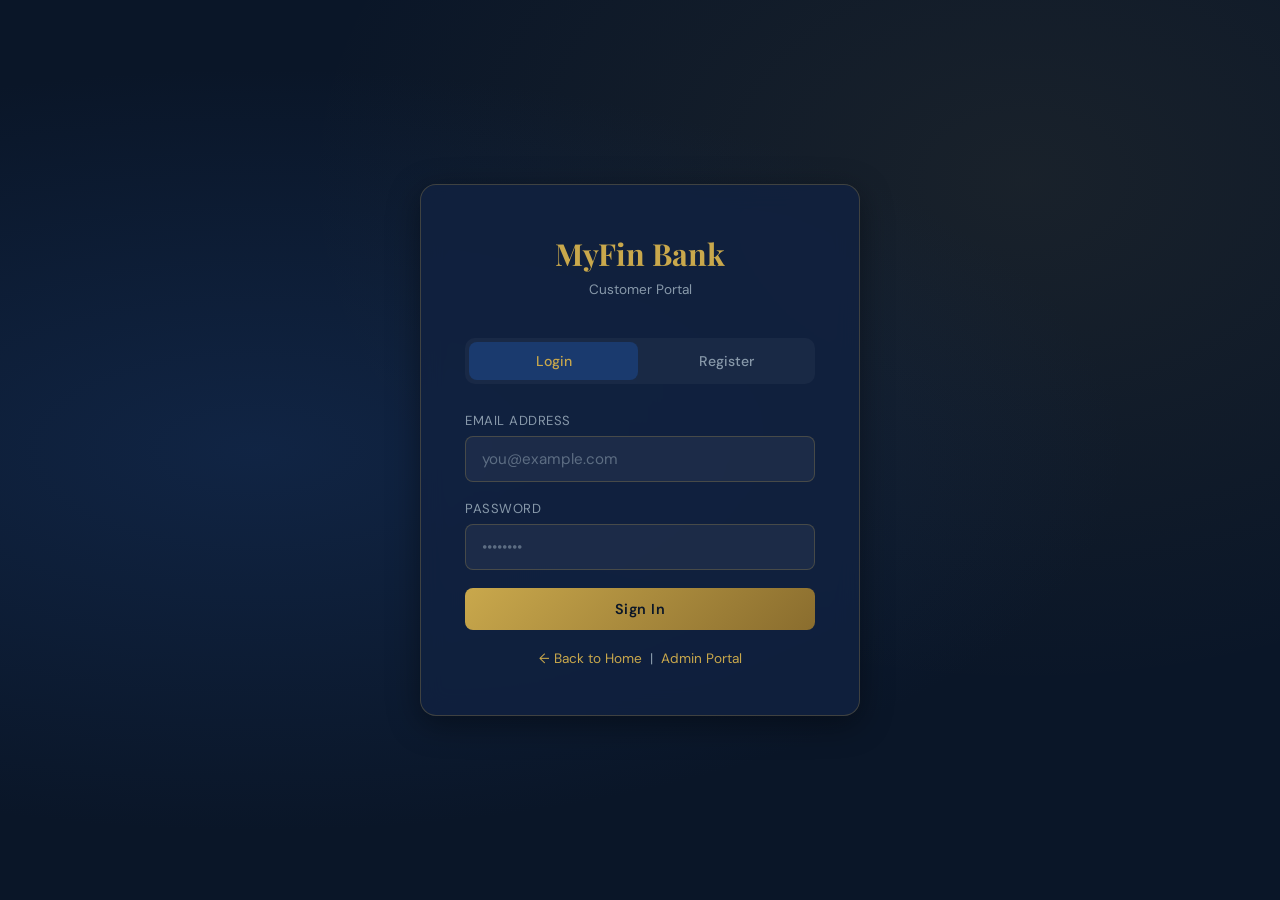
<file: Wipro_Capston_Myfin Bank/myfinbank-Frontendd/myfinbank-frontend/pages/emi.html>
<!DOCTYPE html>
<html lang="en">
<head>
  <meta charset="UTF-8"/>
  <meta name="viewport" content="width=device-width, initial-scale=1.0"/>
  <title>MyFinBank — EMI Calculator</title>
  <link rel="stylesheet" href="../css/style.css"/>
</head>
<body>

<nav class="navbar">
  <div class="navbar-brand">⬡ <span>MyFin</span>Bank</div>
  <div class="navbar-links">
    <a href="dashboard.html">Dashboard</a>
    <a href="transactions.html">Transactions</a>
    <a href="loans.html">Loans</a>
    <a href="investments.html">Invest</a>
    <a href="emi.html" class="active">EMI Calc</a>
  </div>
  <div class="navbar-user">
    <button class="btn btn-outline btn-sm" onclick="logout()">Logout</button>
  </div>
</nav>

<div class="dashboard-layout">
  <aside class="sidebar">
    <div class="sidebar-item" onclick="location.href='dashboard.html'"><span class="icon">🏠</span> Dashboard</div>
    <div class="sidebar-item" onclick="location.href='transactions.html'"><span class="icon">📋</span> Transactions</div>
    <div class="sidebar-item" onclick="location.href='loans.html'"><span class="icon">🏦</span> Loans</div>
    <div class="sidebar-item" onclick="location.href='investments.html'"><span class="icon">📈</span> Investments</div>
    <div class="sidebar-item active" onclick="location.href='emi.html'"><span class="icon">🧮</span> EMI Calculator</div>
    <div class="divider"></div>
    <div class="sidebar-item" onclick="logout()"><span class="icon">🚪</span> Logout</div>
  </aside>

  <main class="main-content">
    <div class="page-header">
      <h2>EMI Calculator</h2>
      <p>Calculate your monthly EMI before applying for a loan</p>
    </div>

    <div style="max-width:480px;">
      <div class="card">
        <div class="card-title">🧮 Calculate EMI</div>

        <div class="form-group">
          <label>Loan Amount (₹ Principal)</label>
          <input type="number" id="emi-principal" placeholder="e.g. 100000" min="1000"/>
        </div>
        <div class="form-group">
          <label>Annual Interest Rate (%)</label>
          <input type="number" id="emi-rate" placeholder="e.g. 8.5" step="0.1" min="0.1"/>
        </div>
        <div class="form-group">
          <label>Loan Duration (Months)</label>
          <input type="number" id="emi-months" placeholder="e.g. 24" min="1"/>
        </div>

        <button class="btn btn-primary btn-full" onclick="handleEMI()">Calculate EMI</button>

        <!-- Result box (hidden until calculation) -->
        <div class="emi-result" id="emi-result" style="display:none;">
          <div class="emi-label">Monthly EMI</div>
          <div class="emi-value" id="emi-value">—</div>
          <div class="emi-label" id="emi-summary" style="margin-top:10px;"></div>
        </div>
      </div>

      <p style="font-size:0.8rem; margin-top:16px; color:var(--grey);">
        Formula: EMI = P × r × (1+r)ⁿ / ((1+r)ⁿ − 1)<br/>
        where P = principal, r = monthly rate, n = months
      </p>
    </div>
  </main>
</div>

<script src="../js/api.js"></script>
<script src="../js/ui.js"></script>
<script>
/**
 * emi page inline script
 * -----------------------
 * Calls GET /api/account/emi?principal=&annualRate=&months=
 * Backend calculates using the standard EMI formula and returns:
 * { emiPerMonth: 4567.89 }
 *
 * We also show a summary: total payment and total interest.
 */

guardRoute("customer");

async function handleEMI() {
  const principal  = parseFloat(document.getElementById("emi-principal").value);
  const annualRate = parseFloat(document.getElementById("emi-rate").value);
  const months     = parseInt(document.getElementById("emi-months").value);

  // Validate inputs
  if (!principal || principal < 1000) { showToast("Enter a valid loan amount (min ₹1,000).", "error"); return; }
  if (!annualRate || annualRate <= 0) { showToast("Enter a valid interest rate.", "error"); return; }
  if (!months || months < 1)         { showToast("Enter a valid number of months.", "error"); return; }

  showLoader();
  try {
    // calculateEMI() → GET /api/account/emi?...  (defined in api.js)
    const result = await calculateEMI(principal, annualRate, months);

    // result = { emiPerMonth: 4567.89 }
    const emi          = result.emiPerMonth;
    const totalPayment = emi * months;
    const totalInterest = totalPayment - principal;

    // Show the result box
    document.getElementById("emi-value").textContent = formatCurrency(emi);
    document.getElementById("emi-summary").innerHTML =
      `Total Payment: <strong style="color:var(--white)">${formatCurrency(totalPayment)}</strong>
       &nbsp;|&nbsp; Total Interest: <strong style="color:var(--danger)">${formatCurrency(totalInterest)}</strong>`;
    document.getElementById("emi-result").style.display = "block";

  } catch (error) {
    showToast(error.message || "EMI calculation failed.", "error");
  } finally {
    hideLoader();
  }
}
</script>
</body>
</html>
</file>
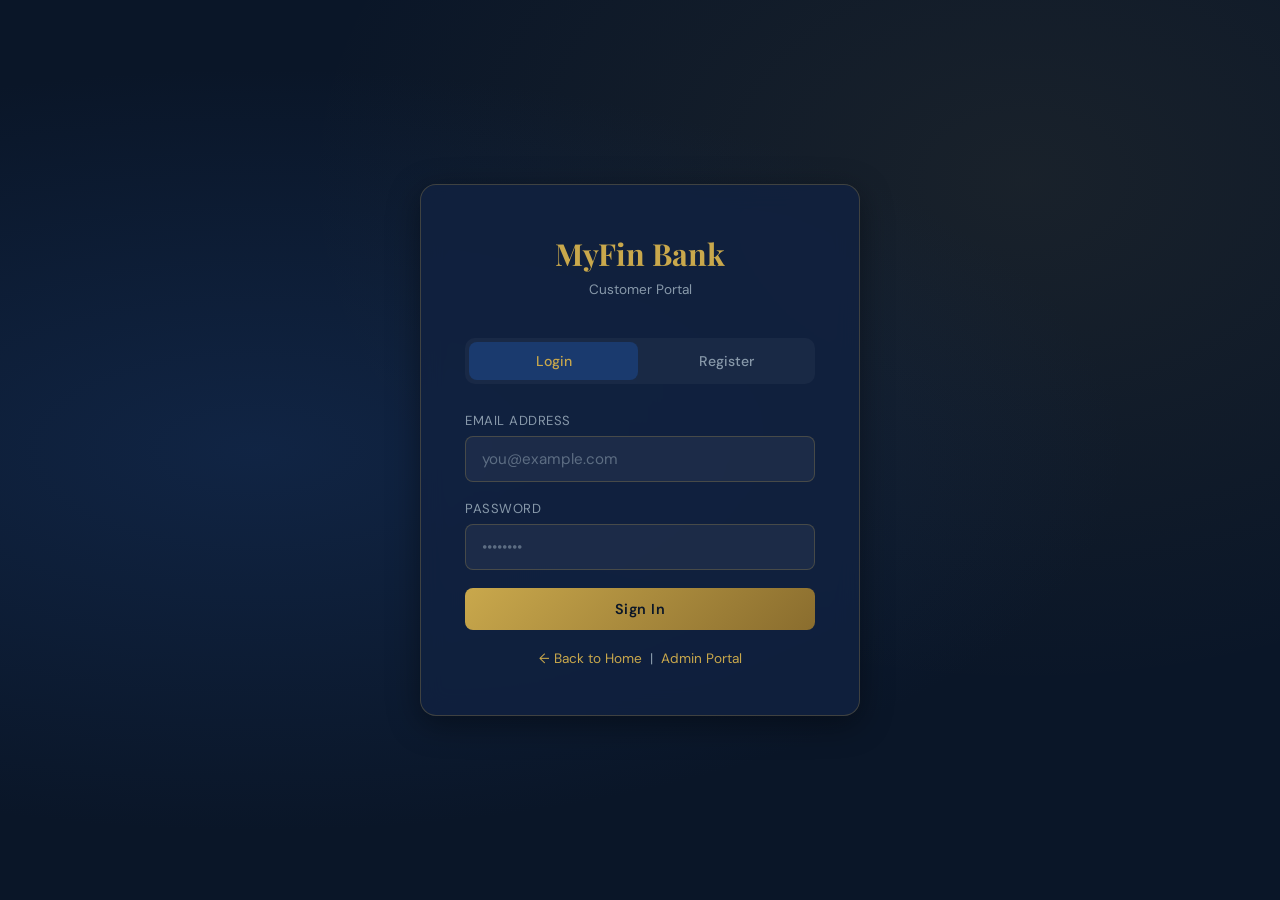
<file: Wipro_Capston_Myfin Bank/myfinbank-Frontendd/myfinbank-frontend/pages/investments.html>
<!DOCTYPE html>
<html lang="en">
<head>
  <meta charset="UTF-8"/>
  <meta name="viewport" content="width=device-width, initial-scale=1.0"/>
  <title>MyFinBank — Investments</title>
  <link rel="stylesheet" href="../css/style.css"/>
</head>
<body>

<nav class="navbar">
  <div class="navbar-brand">⬡ <span>MyFin</span>Bank</div>
  <div class="navbar-links">
    <a href="dashboard.html">Dashboard</a>
    <a href="transactions.html">Transactions</a>
    <a href="loans.html">Loans</a>
    <a href="investments.html" class="active">Invest</a>
    <a href="emi.html">EMI Calc</a>
  </div>
  <div class="navbar-user">
    <button class="btn btn-outline btn-sm" onclick="logout()">Logout</button>
  </div>
</nav>

<div class="dashboard-layout">
  <aside class="sidebar">
    <div class="sidebar-item" onclick="location.href='dashboard.html'"><span class="icon">🏠</span> Dashboard</div>
    <div class="sidebar-item" onclick="location.href='transactions.html'"><span class="icon">📋</span> Transactions</div>
    <div class="sidebar-item" onclick="location.href='loans.html'"><span class="icon">🏦</span> Loans</div>
    <div class="sidebar-item active" onclick="location.href='investments.html'"><span class="icon">📈</span> Investments</div>
    <div class="sidebar-item" onclick="location.href='emi.html'"><span class="icon">🧮</span> EMI Calculator</div>
    <div class="divider"></div>
    <div class="sidebar-item" onclick="logout()"><span class="icon">🚪</span> Logout</div>
  </aside>

  <main class="main-content">
    <div class="page-header">
      <h2>Investment Options</h2>
      <p>Transfer money from your account into FD or RD schemes</p>
    </div>

    <div class="grid-2">

      <!-- RECURRING DEPOSIT -->
      <div class="card">
        <div class="card-title">🔄 Recurring Deposit (RD)</div>
        <p style="font-size:0.85rem; margin-bottom:20px;">
          Invest a fixed amount every month for a set duration. Great for building savings steadily.
        </p>
        <div class="form-group">
          <label>Monthly Amount (₹)</label>
          <input type="number" id="rd-amount" placeholder="e.g. 5000" min="500"/>
        </div>
        <div class="form-group">
          <label>Duration (Months)</label>
          <input type="number" id="rd-months" placeholder="e.g. 12" min="3" max="120"/>
        </div>
        <button class="btn btn-primary btn-full" onclick="handleRD()">Start RD</button>
      </div>

      <!-- FIXED DEPOSIT -->
      <div class="card">
        <div class="card-title">🔒 Fixed Deposit (FD)</div>
        <p style="font-size:0.85rem; margin-bottom:20px;">
          Lock a lump sum for a fixed period and earn guaranteed interest at maturity.
        </p>
        <div class="form-group">
          <label>Deposit Amount (₹)</label>
          <input type="number" id="fd-amount" placeholder="e.g. 50000" min="1000"/>
        </div>
        <div class="form-group">
          <label>Duration (Months)</label>
          <input type="number" id="fd-months" placeholder="e.g. 24" min="3" max="120"/>
        </div>
        <button class="btn btn-primary btn-full" onclick="handleFD()">Start FD</button>
      </div>

    </div>

    <!-- INFO CARDS -->
    <div class="grid-3" style="margin-top:24px;">
      <div class="stat-chip">
        <span class="label">Min RD Amount</span>
        <span class="value">₹500 / month</span>
      </div>
      <div class="stat-chip">
        <span class="label">Min FD Amount</span>
        <span class="value">₹1,000</span>
      </div>
      <div class="stat-chip">
        <span class="label">Min Duration</span>
        <span class="value">3 months</span>
      </div>
    </div>
  </main>
</div>

<script src="../js/api.js"></script>
<script src="../js/ui.js"></script>
<script src="../js/investments.js"></script>
</body>
</html>
</file>
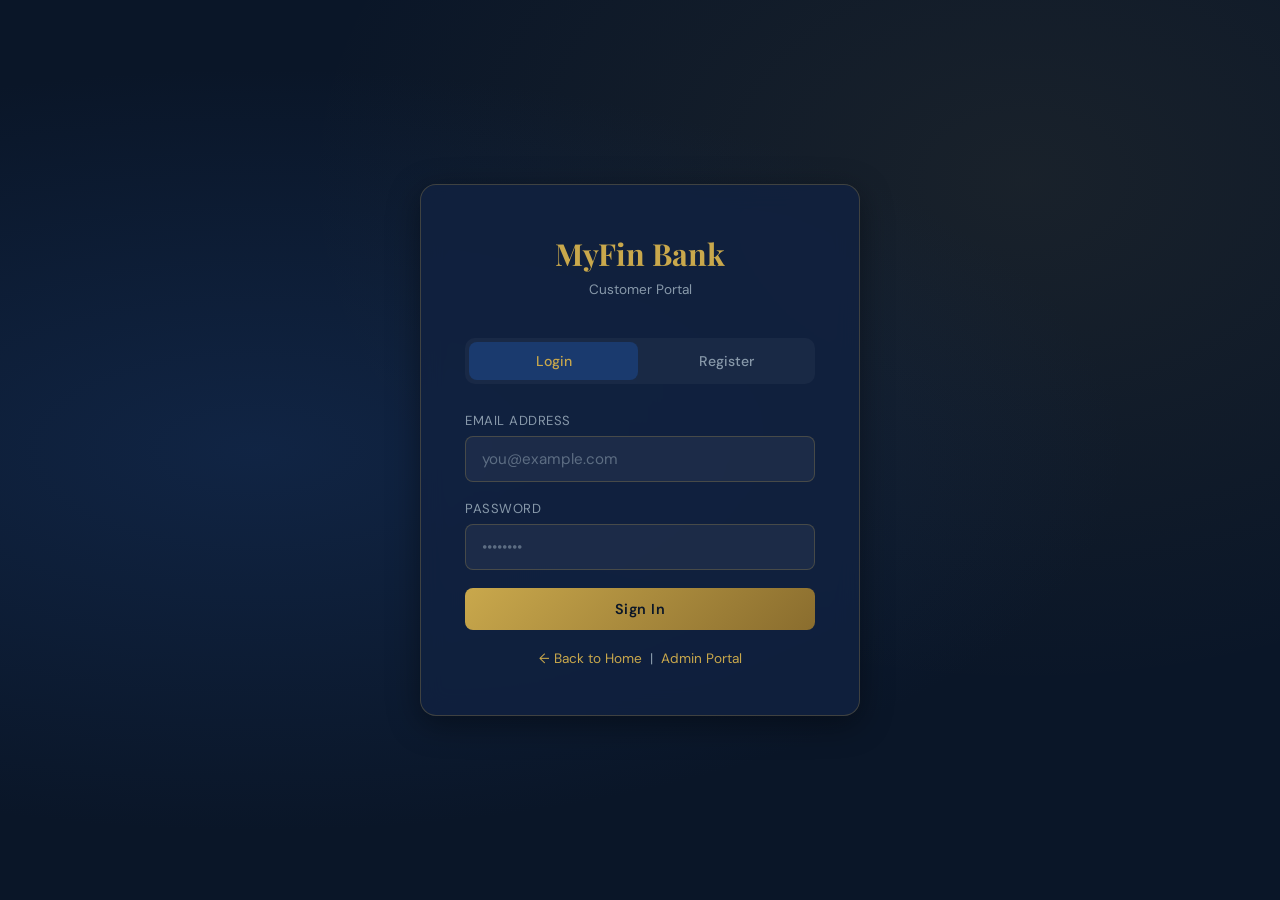
<file: Wipro_Capston_Myfin Bank/myfinbank-Frontendd/myfinbank-frontend/pages/loans.html>
<!DOCTYPE html>
<html lang="en">
<head>
  <meta charset="UTF-8"/>
  <meta name="viewport" content="width=device-width, initial-scale=1.0"/>
  <title>MyFinBank — Loans</title>
  <link rel="stylesheet" href="../css/style.css"/>
</head>
<body>

<nav class="navbar">
  <div class="navbar-brand">⬡ <span>MyFin</span>Bank</div>
  <div class="navbar-links">
    <a href="dashboard.html">Dashboard</a>
    <a href="transactions.html">Transactions</a>
    <a href="loans.html" class="active">Loans</a>
    <a href="investments.html">Invest</a>
    <a href="emi.html">EMI Calc</a>
  </div>
  <div class="navbar-user">
    <button class="btn btn-outline btn-sm" onclick="logout()">Logout</button>
  </div>
</nav>

<div class="dashboard-layout">
  <aside class="sidebar">
    <div class="sidebar-item" onclick="location.href='dashboard.html'"><span class="icon">🏠</span> Dashboard</div>
    <div class="sidebar-item" onclick="location.href='transactions.html'"><span class="icon">📋</span> Transactions</div>
    <div class="sidebar-item active" onclick="location.href='loans.html'"><span class="icon">🏦</span> Loans</div>
    <div class="sidebar-item" onclick="location.href='investments.html'"><span class="icon">📈</span> Investments</div>
    <div class="sidebar-item" onclick="location.href='emi.html'"><span class="icon">🧮</span> EMI Calculator</div>
    <div class="divider"></div>
    <div class="sidebar-item" onclick="logout()"><span class="icon">🚪</span> Logout</div>
  </aside>

  <main class="main-content">
    <div class="page-header">
      <h2>Loan Services</h2>
      <p>Apply for a loan and track your applications</p>
    </div>

    <div class="grid-2">
      <!-- APPLY FORM -->
      <div class="card">
        <div class="card-title">📝 Apply for a Loan</div>
        <div class="form-group">
          <label>Loan Amount (₹)</label>
          <input type="number" id="loan-amount" placeholder="e.g. 50000" min="1000"/>
        </div>
        <div class="form-group">
          <label>Purpose</label>
          <input type="text" id="loan-purpose" placeholder="e.g. Home renovation, Education"/>
        </div>
        <button class="btn btn-primary btn-full" onclick="handleApplyLoan()">Submit Application</button>
        <p style="font-size:0.78rem; margin-top:12px; color:var(--grey);">
          ℹ Loans are approved by Admin based on your account balance.
        </p>
      </div>

      <!-- MY LOANS TABLE -->
      <div class="card">
        <div class="card-title">📂 My Loan Applications</div>
        <div class="table-wrap">
          <table>
            <thead>
              <tr>
                <th>Amount</th>
                <th>Purpose</th>
                <th>Status</th>
                <th>Date</th>
              </tr>
            </thead>
            <tbody id="loan-table-body"></tbody>
          </table>
        </div>
        <div id="loan-empty" class="empty-state" style="display:none;">
          <div class="icon">📋</div>
          <p>No loan applications yet.</p>
        </div>
      </div>
    </div>
  </main>
</div>

<script src="../js/api.js"></script>
<script src="../js/ui.js"></script>
<script src="../js/loans.js"></script>
</body>
</html>
</file>
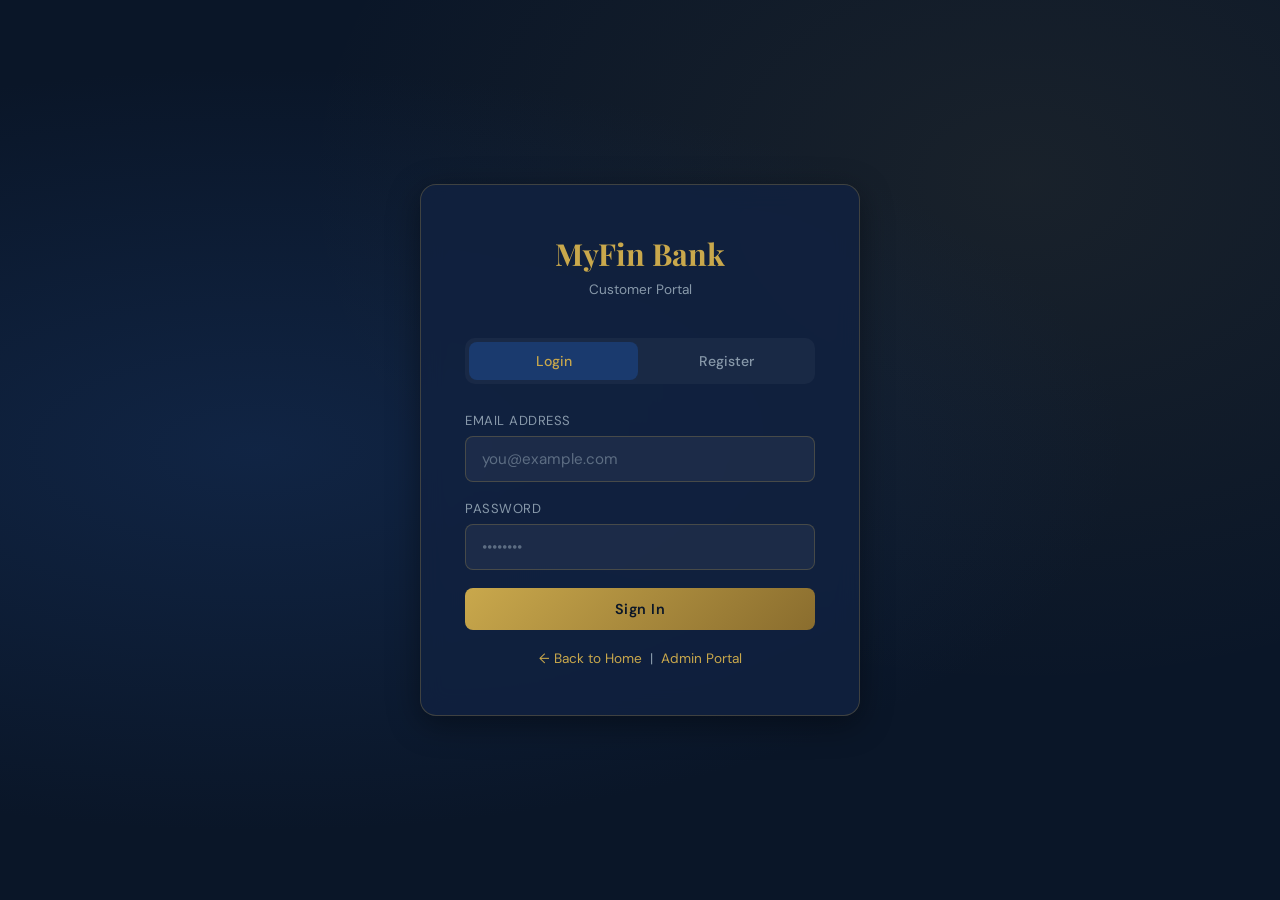
<file: Wipro_Capston_Myfin Bank/myfinbank-Frontendd/myfinbank-frontend/pages/login.html>
<!DOCTYPE html>
<html lang="en">
<head>
  <meta charset="UTF-8"/>
  <meta name="viewport" content="width=device-width, initial-scale=1.0"/>
  <title>MyFinBank — Customer Login</title>
  <link rel="stylesheet" href="../css/style.css"/>
</head>
<body>

<div class="auth-page">
  <div class="auth-box">

    <!-- Logo / Header -->
    <div class="auth-logo">
      <h1>MyFin Bank</h1>
      <p>Customer Portal</p>
    </div>

    <!-- Tab switcher: Login ↔ Register -->
    <div class="tabs">
      <button class="tab-btn active" onclick="switchTab('login')">Login</button>
      <button class="tab-btn"        onclick="switchTab('register')">Register</button>
    </div>

    <!-- ── LOGIN FORM ── -->
    <div id="tab-login" class="tab-content active">
      <div class="form-group">
        <label>Email Address</label>
        <input type="email" id="login-email" placeholder="you@example.com" />
      </div>
      <div class="form-group">
        <label>Password</label>
        <input type="password" id="login-password" placeholder="••••••••" />
      </div>
      <button class="btn btn-primary btn-full" onclick="handleLogin()">Sign In</button>
    </div>

    <!-- ── REGISTER FORM ── -->
    <div id="tab-register" class="tab-content">
      <div class="form-group">
        <label>Full Name</label>
        <input type="text" id="reg-name" placeholder="John Doe" />
      </div>
      <div class="form-group">
        <label>Email Address</label>
        <input type="email" id="reg-email" placeholder="you@example.com" />
      </div>
      <div class="form-group">
        <label>Password</label>
        <input type="password" id="reg-password" placeholder="Min 6 characters" />
      </div>
      <button class="btn btn-primary btn-full" onclick="handleRegister()">Create Account</button>
    </div>

    <div class="auth-footer">
      <a href="../index.html">← Back to Home</a>
      &nbsp;|&nbsp;
      <a href="admin-login.html">Admin Portal</a>
    </div>

  </div>
</div>

<!-- Load helpers first, then API -->
<script src="../js/api.js"></script>
<script src="../js/ui.js"></script>
<script src="../js/login.js"></script>

</body>
</html>
</file>
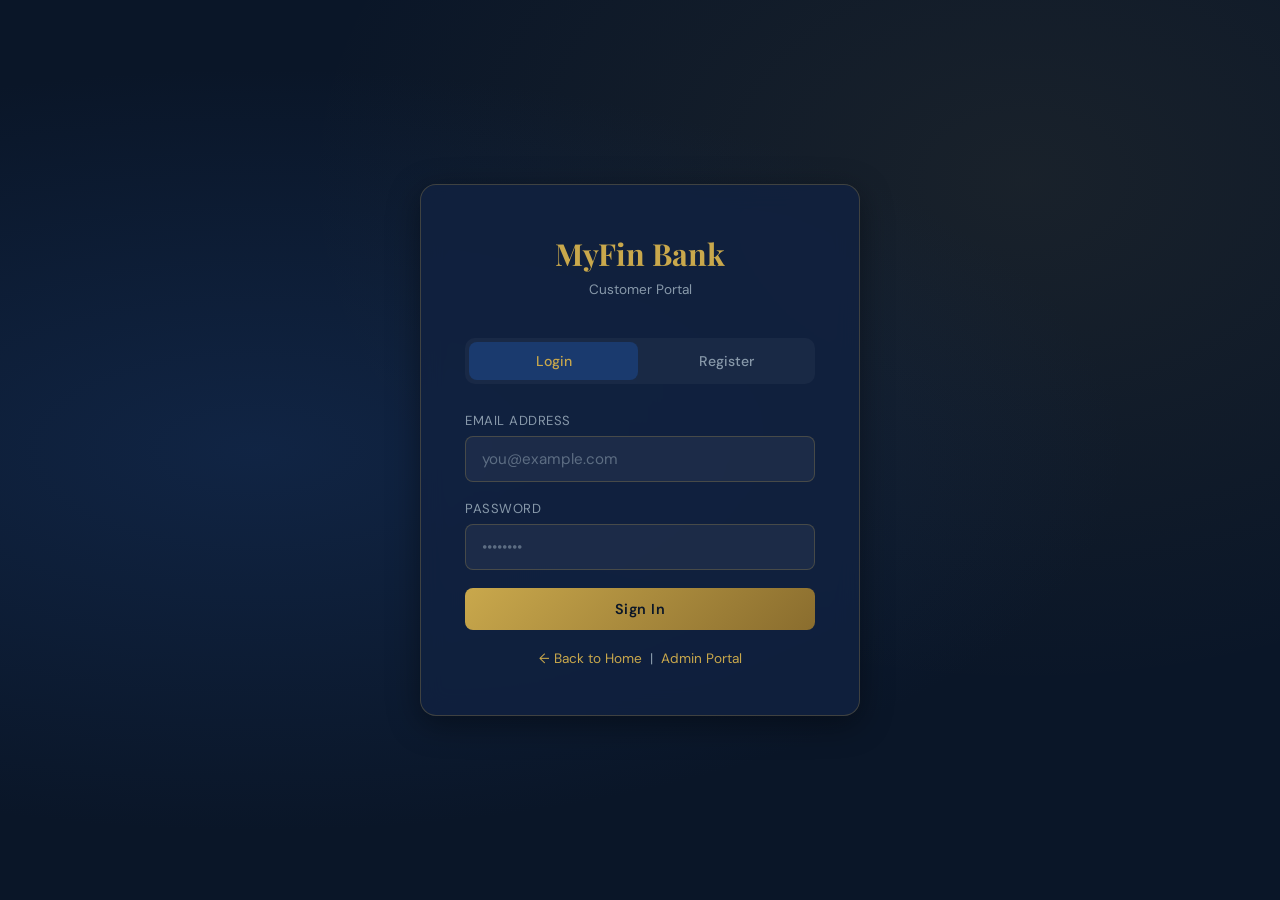
<file: Wipro_Capston_Myfin Bank/myfinbank-Frontendd/myfinbank-frontend/pages/support.html>
<!DOCTYPE html>
<html lang="en">
<head>
  <meta charset="UTF-8"/>
  <meta name="viewport" content="width=device-width, initial-scale=1.0"/>
  <title>MyFinBank — Support</title>
  <link rel="stylesheet" href="../css/style.css"/>
</head>
<body>

<nav class="navbar">
  <div class="navbar-brand">⬡ <span>MyFin</span>Bank</div>
  <div class="navbar-links">
    <a href="dashboard.html">Dashboard</a>
    <a href="transactions.html">Transactions</a>
    <a href="loans.html">Loans</a>
    <a href="investments.html">Invest</a>
    <a href="emi.html">EMI Calc</a>
    <a href="support.html" class="active">Support</a>
  </div>
  <div class="navbar-user">
    Hello, <strong id="nav-username">—</strong>
    &nbsp;
    <button class="btn btn-outline btn-sm" onclick="logout()">Logout</button>
  </div>
</nav>

<div class="dashboard-layout">

  <aside class="sidebar">
    <div class="sidebar-item" onclick="location.href='dashboard.html'">
      <span class="icon">🏠</span> Dashboard
    </div>
    <div class="sidebar-item" onclick="location.href='transactions.html'">
      <span class="icon">📋</span> Transactions
    </div>
    <div class="sidebar-item" onclick="location.href='loans.html'">
      <span class="icon">🏦</span> Loans
    </div>
    <div class="sidebar-item" onclick="location.href='investments.html'">
      <span class="icon">📈</span> Investments
    </div>
    <div class="sidebar-item" onclick="location.href='emi.html'">
      <span class="icon">🧮</span> EMI Calculator
    </div>
    <div class="sidebar-item active" onclick="location.href='support.html'">
      <span class="icon">💬</span> Support
    </div>
    <div class="divider"></div>
    <div class="sidebar-item" onclick="logout()">
      <span class="icon">🚪</span> Logout
    </div>
  </aside>

  <main class="main-content">

    <div class="page-header">
      <h2>Support / Chat Query</h2>
      <p>Submit your issue. Admin will reply from admin panel.</p>
    </div>

    <div class="grid-2">

      <div class="card">
        <div class="card-title">💬 Ask a Query</div>

        <div class="form-group">
          <label>Subject</label>
          <input type="text" id="support-subject" placeholder="Example: Unable to transfer money"/>
        </div>

        <div class="form-group">
          <label>Message</label>
          <textarea id="support-message" rows="6" placeholder="Write your problem here..."></textarea>
        </div>

        <button class="btn btn-primary btn-full" onclick="submitSupportTicket()">
          Submit Query
        </button>
      </div>

      <div class="card">
        <div class="card-title">📨 My Queries</div>
        <div id="support-ticket-list">
          Loading...
        </div>
      </div>

    </div>

  </main>
</div>

<script src="../js/api.js"></script>
<script src="../js/ui.js"></script>
<script src="../js/support.js"></script>

</body>
</html>
</file>
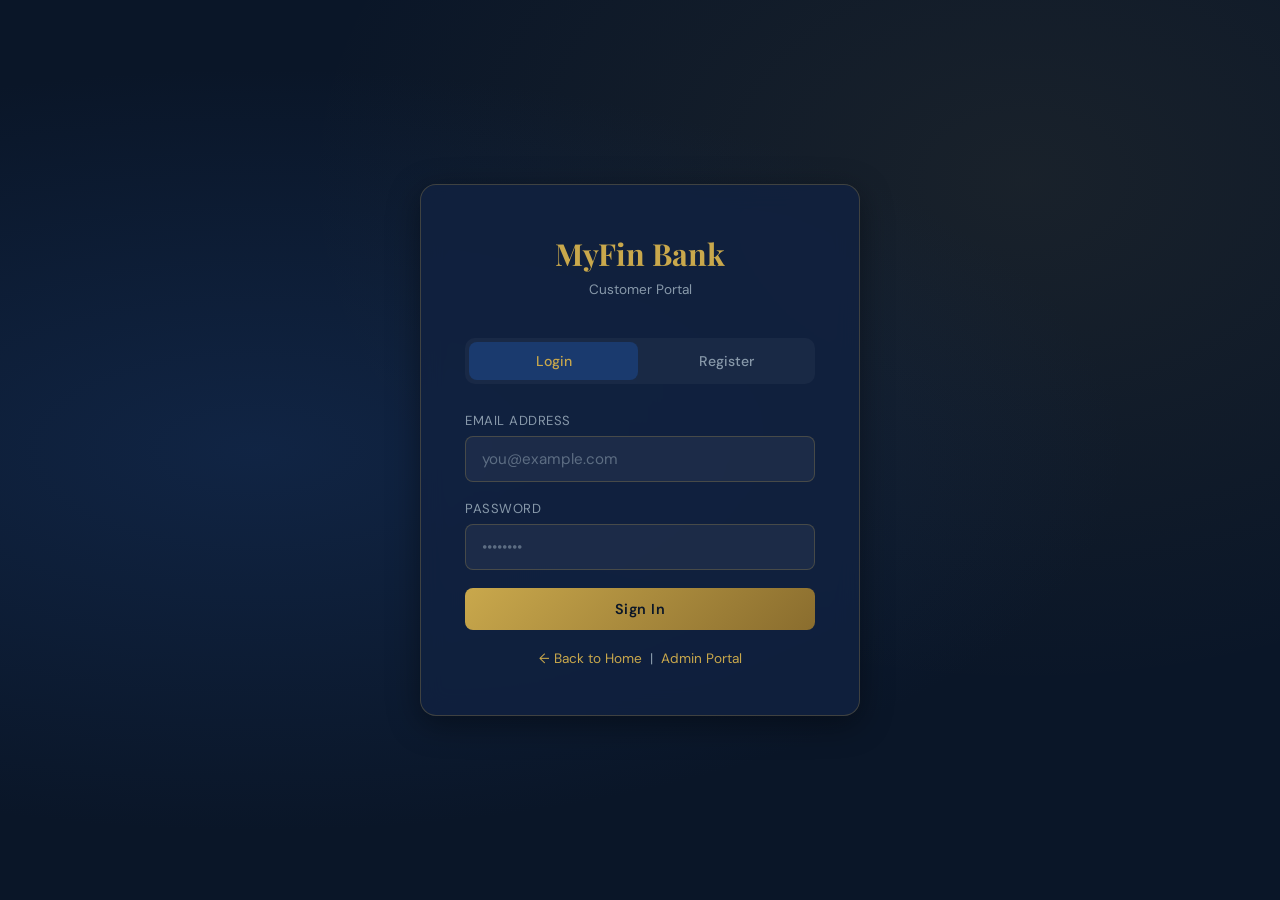
<file: Wipro_Capston_Myfin Bank/myfinbank-Frontendd/myfinbank-frontend/pages/transactions.html>
<!DOCTYPE html>
<html lang="en">
<head>
  <meta charset="UTF-8"/>
  <meta name="viewport" content="width=device-width, initial-scale=1.0"/>
  <title>MyFinBank — Transactions</title>
  <link rel="stylesheet" href="../css/style.css"/>
</head>
<body>

<nav class="navbar">
  <div class="navbar-brand">⬡ <span>MyFin</span>Bank</div>
  <div class="navbar-links">
    <a href="dashboard.html">Dashboard</a>
    <a href="transactions.html" class="active">Transactions</a>
    <a href="loans.html">Loans</a>
    <a href="investments.html">Invest</a>
    <a href="emi.html">EMI Calc</a>
  </div>
  <div class="navbar-user">
    <button class="btn btn-outline btn-sm" onclick="logout()">Logout</button>
  </div>
</nav>

<div class="dashboard-layout">
  <aside class="sidebar">
    <div class="sidebar-item" onclick="location.href='dashboard.html'"><span class="icon">🏠</span> Dashboard</div>
    <div class="sidebar-item active" onclick="location.href='transactions.html'"><span class="icon">📋</span> Transactions</div>
    <div class="sidebar-item" onclick="location.href='loans.html'"><span class="icon">🏦</span> Loans</div>
    <div class="sidebar-item" onclick="location.href='investments.html'"><span class="icon">📈</span> Investments</div>
    <div class="sidebar-item" onclick="location.href='emi.html'"><span class="icon">🧮</span> EMI Calculator</div>
    <div class="divider"></div>
    <div class="sidebar-item" onclick="logout()"><span class="icon">🚪</span> Logout</div>
  </aside>

  <main class="main-content">
    <div class="page-header">
      <h2>Transaction History</h2>
      <p>All your account transactions with unique transaction IDs</p>
    </div>

    <!-- Transaction Table (populated by transactions.js) -->
    <div class="card">
      <div class="table-wrap">
        <table>
          <thead>
            <tr>
              <th>Transaction ID</th>
              <th>Type</th>
              <th>Amount</th>
              <th>Description</th>
              <th>Date</th>
            </tr>
          </thead>
          <tbody id="tx-table-body">
            <!-- Rows are injected by transactions.js -->
          </tbody>
        </table>
      </div>
      <!-- Shown when list is empty -->
      <div id="tx-empty" class="empty-state" style="display:none;">
        <div class="icon">📭</div>
        <p>No transactions found yet.</p>
      </div>
    </div>
  </main>
</div>

<script src="../js/api.js"></script>
<script src="../js/ui.js"></script>
<script src="../js/transactions.js"></script>
</body>
</html>
</file>
<file: Wipro_Capston_Myfin Bank/myfinbank-Frontendd/myfinbank-frontend/css/style.css>
/* ================================================================
   style.css — MyFinBank Global Stylesheet
   ================================================================
   Design: Refined banking aesthetic — deep navy + gold accent
   Font stack: Playfair Display (headings) + DM Sans (body)
   ================================================================ */

@import url('https://fonts.googleapis.com/css2?family=Playfair+Display:wght@600;700&family=DM+Sans:wght@300;400;500;600&display=swap');

/* ── CSS VARIABLES ─────────────────────────────────────────── */
:root {
  --navy:        #0a1628;
  --navy-mid:    #112240;
  --navy-light:  #1a3a6e;
  --gold:        #c9a84c;
  --gold-light:  #e8c97e;
  --gold-dim:    #8a6d2e;
  --white:       #f5f0e8;
  --grey:        #8899aa;
  --success:     #2ecc71;
  --danger:      #e74c3c;
  --info:        #3498db;
  --card-bg:     rgba(17, 34, 64, 0.85);
  --border:      rgba(201, 168, 76, 0.25);
  --shadow:      0 8px 32px rgba(0,0,0,0.4);
  --radius:      12px;
  --transition:  all 0.25s ease;
}

/* ── RESET ─────────────────────────────────────────────────── */
*, *::before, *::after { box-sizing: border-box; margin: 0; padding: 0; }

html { scroll-behavior: smooth; }

body {
  font-family: 'DM Sans', sans-serif;
  background-color: var(--navy);
  color: var(--white);
  min-height: 100vh;
  background-image:
    radial-gradient(ellipse at 20% 50%, rgba(26,58,110,0.4) 0%, transparent 60%),
    radial-gradient(ellipse at 80% 20%, rgba(201,168,76,0.08) 0%, transparent 50%);
}

/* ── TYPOGRAPHY ────────────────────────────────────────────── */
h1, h2, h3, h4 { font-family: 'Playfair Display', serif; font-weight: 700; }
h1 { font-size: 2.4rem; }
h2 { font-size: 1.8rem; }
h3 { font-size: 1.3rem; }
p  { line-height: 1.7; color: var(--grey); }
a  { color: var(--gold); text-decoration: none; transition: var(--transition); }
a:hover { color: var(--gold-light); }

/* ── LAYOUT HELPERS ────────────────────────────────────────── */
.container { max-width: 1200px; margin: 0 auto; padding: 0 24px; }
.page-wrap  { padding: 32px 0; }

/* Grid helpers */
.grid-2 { display: grid; grid-template-columns: 1fr 1fr; gap: 20px; }
.grid-3 { display: grid; grid-template-columns: repeat(3, 1fr); gap: 20px; }
@media (max-width: 768px) {
  .grid-2, .grid-3 { grid-template-columns: 1fr; }
}

/* ── NAVIGATION BAR ────────────────────────────────────────── */
.navbar {
  background: rgba(10, 22, 40, 0.95);
  backdrop-filter: blur(16px);
  border-bottom: 1px solid var(--border);
  padding: 0 24px;
  height: 64px;
  display: flex;
  align-items: center;
  justify-content: space-between;
  position: sticky;
  top: 0;
  z-index: 100;
}

.navbar-brand {
  font-family: 'Playfair Display', serif;
  font-size: 1.4rem;
  color: var(--gold);
  letter-spacing: 1px;
  display: flex;
  align-items: center;
  gap: 10px;
}
.navbar-brand span { color: var(--white); }

.navbar-links { display: flex; align-items: center; gap: 8px; }
.navbar-links a {
  color: var(--grey);
  padding: 8px 16px;
  border-radius: 8px;
  font-size: 0.9rem;
  font-weight: 500;
  transition: var(--transition);
}
.navbar-links a:hover, .navbar-links a.active {
  background: var(--border);
  color: var(--gold);
}
.navbar-user {
  display: flex;
  align-items: center;
  gap: 12px;
  color: var(--grey);
  font-size: 0.9rem;
}
.navbar-user strong { color: var(--white); }

/* ── CARDS ─────────────────────────────────────────────────── */
.card {
  background: var(--card-bg);
  border: 1px solid var(--border);
  border-radius: var(--radius);
  padding: 28px;
  backdrop-filter: blur(8px);
  transition: var(--transition);
}
.card:hover { border-color: rgba(201,168,76,0.5); }
.card-title {
  font-family: 'Playfair Display', serif;
  font-size: 1.1rem;
  color: var(--gold);
  margin-bottom: 20px;
  display: flex;
  align-items: center;
  gap: 10px;
}
.card-title::after {
  content: '';
  flex: 1;
  height: 1px;
  background: var(--border);
}

/* Balance card (hero card in dashboard) */
.balance-card {
  background: linear-gradient(135deg, var(--navy-light) 0%, var(--navy-mid) 100%);
  border: 1px solid var(--gold-dim);
  border-radius: var(--radius);
  padding: 36px;
  position: relative;
  overflow: hidden;
}
.balance-card::before {
  content: '₹';
  position: absolute;
  top: -20px;
  right: 20px;
  font-size: 140px;
  color: rgba(201,168,76,0.06);
  font-family: 'Playfair Display', serif;
}
.balance-label { font-size: 0.85rem; color: var(--grey); letter-spacing: 2px; text-transform: uppercase; }
.balance-amount {
  font-family: 'Playfair Display', serif;
  font-size: 2.8rem;
  color: var(--gold-light);
  margin: 8px 0 4px;
}
.balance-account { font-size: 0.85rem; color: var(--grey); }

/* ── STAT CHIPS (small info cards) ─────────────────────────── */
.stat-chip {
  background: rgba(201,168,76,0.07);
  border: 1px solid var(--border);
  border-radius: 8px;
  padding: 16px 20px;
  display: flex;
  flex-direction: column;
  gap: 4px;
}
.stat-chip .label { font-size: 0.75rem; color: var(--grey); text-transform: uppercase; letter-spacing: 1px; }
.stat-chip .value { font-size: 1.2rem; font-weight: 600; color: var(--white); }

/* ── FORMS ─────────────────────────────────────────────────── */
.form-group { margin-bottom: 18px; }
.form-group label {
  display: block;
  font-size: 0.82rem;
  color: var(--grey);
  margin-bottom: 7px;
  letter-spacing: 0.5px;
  text-transform: uppercase;
}
.form-group input,
.form-group select,
.form-group textarea {
  width: 100%;
  background: rgba(255,255,255,0.05);
  border: 1px solid var(--border);
  border-radius: 8px;
  padding: 12px 16px;
  color: var(--white);
  font-family: 'DM Sans', sans-serif;
  font-size: 0.95rem;
  transition: var(--transition);
  outline: none;
}
.form-group input:focus,
.form-group select:focus {
  border-color: var(--gold);
  background: rgba(201,168,76,0.06);
  box-shadow: 0 0 0 3px rgba(201,168,76,0.12);
}
.form-group input::placeholder { color: rgba(136,153,170,0.6); }
.form-group select option { background: var(--navy-mid); color: var(--white); }

/* ── BUTTONS ───────────────────────────────────────────────── */
.btn {
  display: inline-flex;
  align-items: center;
  justify-content: center;
  gap: 8px;
  padding: 12px 28px;
  border-radius: 8px;
  font-family: 'DM Sans', sans-serif;
  font-size: 0.9rem;
  font-weight: 600;
  cursor: pointer;
  border: none;
  transition: var(--transition);
  letter-spacing: 0.5px;
}
.btn:disabled { opacity: 0.5; cursor: not-allowed; }

.btn-primary {
  background: linear-gradient(135deg, var(--gold), var(--gold-dim));
  color: var(--navy);
}
.btn-primary:hover:not(:disabled) {
  background: linear-gradient(135deg, var(--gold-light), var(--gold));
  transform: translateY(-1px);
  box-shadow: 0 6px 20px rgba(201,168,76,0.35);
}

.btn-outline {
  background: transparent;
  border: 1px solid var(--border);
  color: var(--grey);
}
.btn-outline:hover:not(:disabled) {
  border-color: var(--gold);
  color: var(--gold);
}

.btn-danger {
  background: rgba(231,76,60,0.15);
  border: 1px solid rgba(231,76,60,0.4);
  color: #e74c3c;
}
.btn-danger:hover:not(:disabled) {
  background: rgba(231,76,60,0.25);
}

.btn-success {
  background: rgba(46,204,113,0.15);
  border: 1px solid rgba(46,204,113,0.4);
  color: #2ecc71;
}
.btn-success:hover:not(:disabled) {
  background: rgba(46,204,113,0.25);
}

.btn-sm { padding: 7px 16px; font-size: 0.82rem; }
.btn-full { width: 100%; }

/* ── TABLES ────────────────────────────────────────────────── */
.table-wrap { overflow-x: auto; border-radius: var(--radius); border: 1px solid var(--border); }
table { width: 100%; border-collapse: collapse; }
thead { background: rgba(201,168,76,0.08); }
thead th {
  padding: 14px 18px;
  text-align: left;
  font-size: 0.78rem;
  color: var(--gold);
  letter-spacing: 1.5px;
  text-transform: uppercase;
  font-weight: 600;
  border-bottom: 1px solid var(--border);
}
tbody tr {
  border-bottom: 1px solid rgba(255,255,255,0.04);
  transition: var(--transition);
}
tbody tr:hover { background: rgba(201,168,76,0.04); }
tbody tr:last-child { border-bottom: none; }
tbody td {
  padding: 14px 18px;
  font-size: 0.88rem;
  color: var(--white);
  vertical-align: middle;
}

/* ── BADGES ────────────────────────────────────────────────── */
.badge {
  display: inline-block;
  padding: 3px 10px;
  border-radius: 20px;
  font-size: 0.75rem;
  font-weight: 600;
  letter-spacing: 0.5px;
}
.badge-success { background: rgba(46,204,113,0.15); color: #2ecc71; border: 1px solid rgba(46,204,113,0.3); }
.badge-danger  { background: rgba(231,76,60,0.15);  color: #e74c3c; border: 1px solid rgba(231,76,60,0.3); }
.badge-warning { background: rgba(241,196,15,0.15); color: #f1c40f; border: 1px solid rgba(241,196,15,0.3); }
.badge-info    { background: rgba(52,152,219,0.15); color: #3498db; border: 1px solid rgba(52,152,219,0.3); }

/* ── PAGE HEADER ───────────────────────────────────────────── */
.page-header {
  margin-bottom: 32px;
  padding-bottom: 20px;
  border-bottom: 1px solid var(--border);
}
.page-header h2 { margin-bottom: 4px; }
.page-header p  { font-size: 0.9rem; }

/* ── TOASTS ────────────────────────────────────────────────── */
.toast {
  position: fixed;
  bottom: 24px;
  right: 24px;
  background: var(--navy-mid);
  border: 1px solid var(--border);
  border-radius: 10px;
  padding: 14px 20px;
  display: flex;
  align-items: center;
  gap: 10px;
  font-size: 0.9rem;
  z-index: 9999;
  transform: translateY(80px);
  opacity: 0;
  transition: all 0.35s cubic-bezier(0.34, 1.56, 0.64, 1);
  max-width: 340px;
  box-shadow: var(--shadow);
}
.toast.toast-show { transform: translateY(0); opacity: 1; }
.toast-success { border-color: rgba(46,204,113,0.5); }
.toast-success .toast-icon { color: var(--success); font-size: 1.1rem; }
.toast-error   { border-color: rgba(231,76,60,0.5); }
.toast-error   .toast-icon { color: var(--danger);  font-size: 1.1rem; }
.toast-info    .toast-icon { color: var(--info); }

/* ── GLOBAL LOADER ─────────────────────────────────────────── */
#global-loader {
  position: fixed;
  inset: 0;
  background: rgba(10,22,40,0.85);
  display: none;
  flex-direction: column;
  align-items: center;
  justify-content: center;
  z-index: 9998;
  gap: 16px;
}
.loader-spinner {
  width: 48px;
  height: 48px;
  border: 3px solid var(--border);
  border-top-color: var(--gold);
  border-radius: 50%;
  animation: spin 0.8s linear infinite;
}
@keyframes spin { to { transform: rotate(360deg); } }
.loader-text { color: var(--grey); font-size: 0.9rem; }

/* ── LOGIN / REGISTER PAGE ─────────────────────────────────── */
.auth-page {
  min-height: 100vh;
  display: flex;
  align-items: center;
  justify-content: center;
  padding: 40px 20px;
}
.auth-box {
  background: var(--card-bg);
  border: 1px solid var(--border);
  border-radius: 16px;
  padding: 48px 44px;
  width: 100%;
  max-width: 440px;
  backdrop-filter: blur(12px);
  box-shadow: var(--shadow);
  animation: fadeUp 0.5s ease;
}
@keyframes fadeUp {
  from { opacity: 0; transform: translateY(20px); }
  to   { opacity: 1; transform: translateY(0); }
}
.auth-logo {
  text-align: center;
  margin-bottom: 36px;
}
.auth-logo h1 {
  font-size: 1.9rem;
  color: var(--gold);
  margin-bottom: 4px;
}
.auth-logo p { font-size: 0.85rem; color: var(--grey); }
.auth-footer {
  text-align: center;
  margin-top: 20px;
  font-size: 0.85rem;
  color: var(--grey);
}

/* ── TABS ──────────────────────────────────────────────────── */
.tabs { display: flex; gap: 4px; margin-bottom: 28px; background: rgba(255,255,255,0.04); border-radius: 10px; padding: 4px; }
.tab-btn {
  flex: 1;
  padding: 10px;
  background: none;
  border: none;
  border-radius: 8px;
  color: var(--grey);
  font-family: 'DM Sans', sans-serif;
  font-size: 0.88rem;
  font-weight: 500;
  cursor: pointer;
  transition: var(--transition);
}
.tab-btn.active { background: var(--navy-light); color: var(--gold); }
.tab-content { display: none; animation: fadeUp 0.3s ease; }
.tab-content.active { display: block; }

/* ── EMPTY STATE ───────────────────────────────────────────── */
.empty-state {
  text-align: center;
  padding: 60px 20px;
  color: var(--grey);
}
.empty-state .icon { font-size: 3rem; margin-bottom: 12px; opacity: 0.4; }
.empty-state p { font-size: 0.9rem; }

/* ── EMI RESULT BOX ────────────────────────────────────────── */
.emi-result {
  background: rgba(201,168,76,0.08);
  border: 1px solid var(--gold-dim);
  border-radius: 10px;
  padding: 24px;
  text-align: center;
  margin-top: 20px;
}
.emi-result .emi-value {
  font-family: 'Playfair Display', serif;
  font-size: 2.2rem;
  color: var(--gold-light);
}
.emi-result .emi-label { font-size: 0.8rem; color: var(--grey); margin-top: 4px; }

/* ── DASHBOARD SIDEBAR LAYOUT ──────────────────────────────── */
.dashboard-layout {
  display: grid;
  grid-template-columns: 240px 1fr;
  min-height: calc(100vh - 64px);
}
@media (max-width: 900px) {
  .dashboard-layout { grid-template-columns: 1fr; }
  .sidebar { display: none; }
}
.sidebar {
  background: rgba(10,22,40,0.8);
  border-right: 1px solid var(--border);
  padding: 28px 16px;
}
.sidebar-item {
  display: flex;
  align-items: center;
  gap: 10px;
  padding: 12px 16px;
  border-radius: 8px;
  color: var(--grey);
  font-size: 0.9rem;
  cursor: pointer;
  transition: var(--transition);
  margin-bottom: 4px;
}
.sidebar-item:hover, .sidebar-item.active {
  background: rgba(201,168,76,0.1);
  color: var(--gold);
}
.sidebar-item .icon { font-size: 1.1rem; width: 20px; }
.main-content { padding: 32px; overflow-y: auto; }

/* ── TRANSACTION TYPE COLORS ───────────────────────────────── */
.tx-credit { color: var(--success); }
.tx-debit  { color: var(--danger); }

/* ── DIVIDER ───────────────────────────────────────────────── */
.divider {
  height: 1px;
  background: var(--border);
  margin: 24px 0;
}

/* ── RESPONSIVE ────────────────────────────────────────────── */
@media (max-width: 600px) {
  .auth-box { padding: 32px 24px; }
  .balance-amount { font-size: 2rem; }
  .main-content { padding: 20px 16px; }
}
</file>
